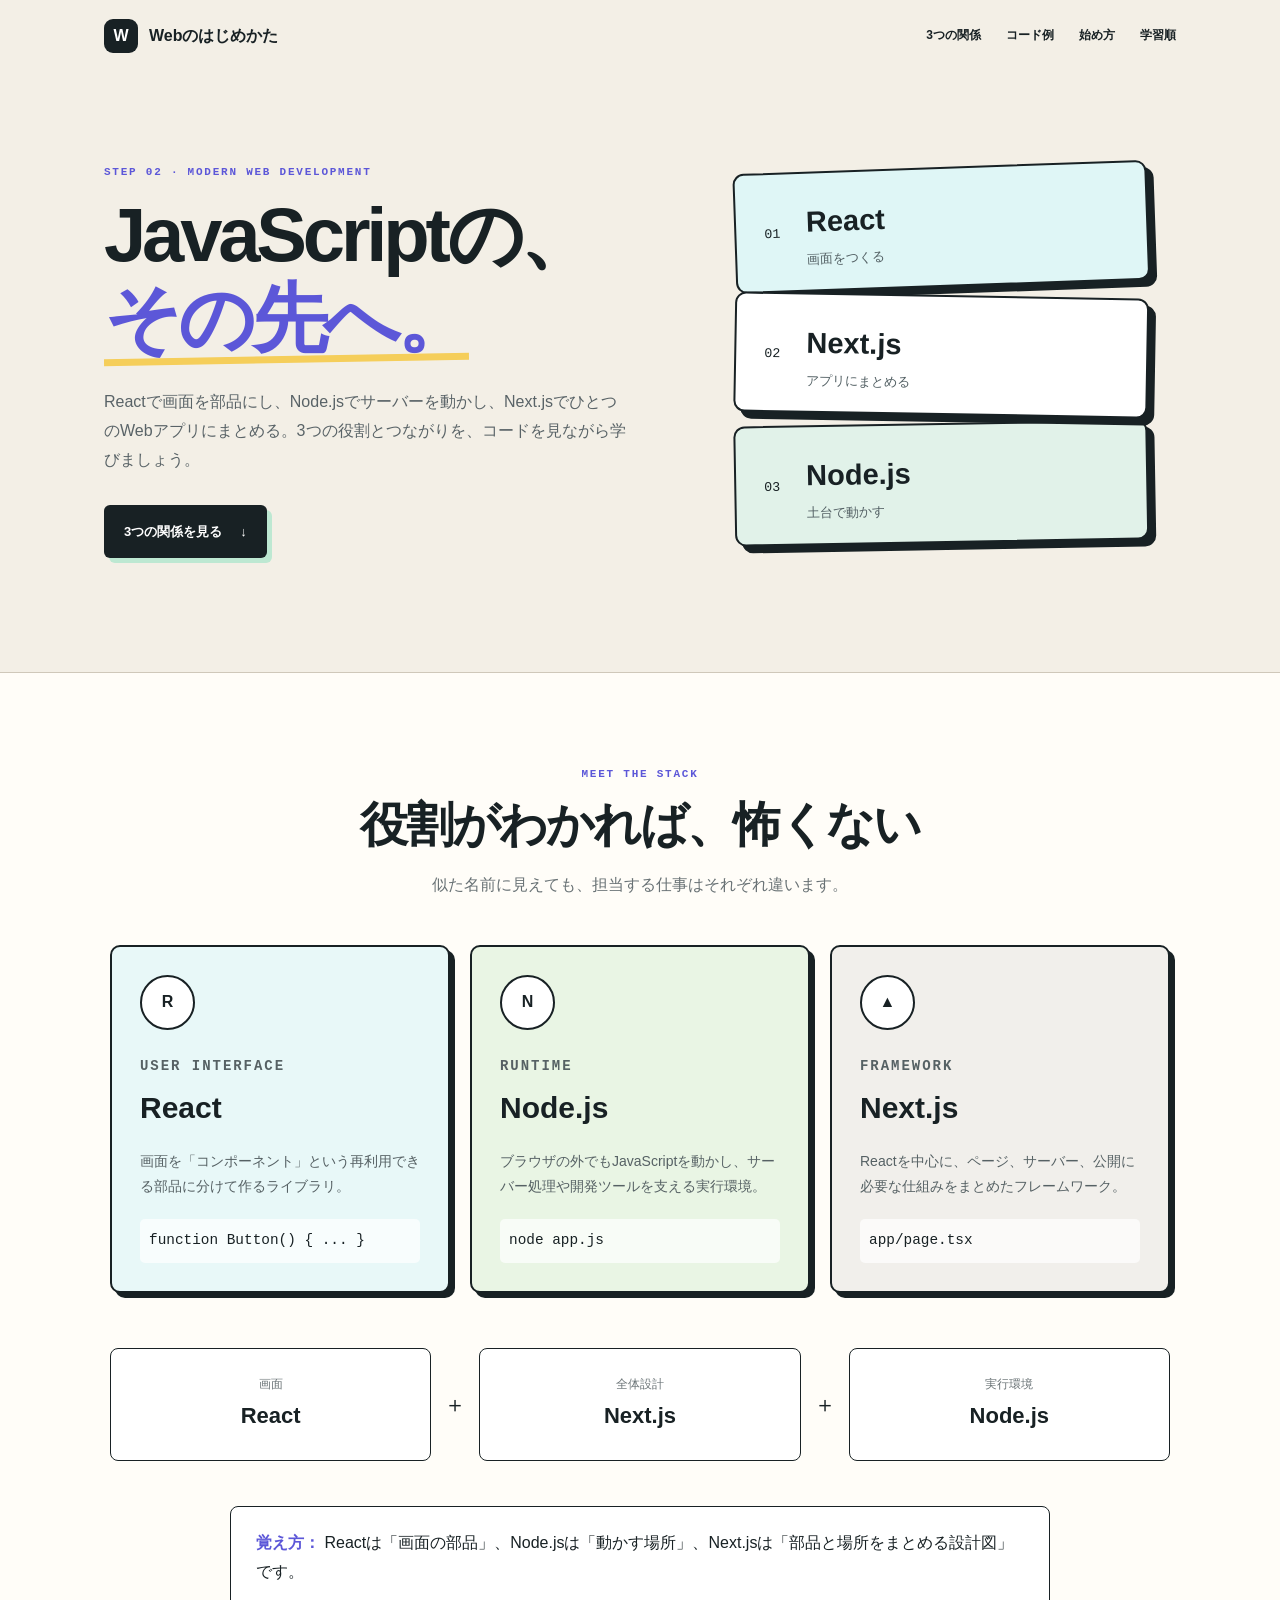
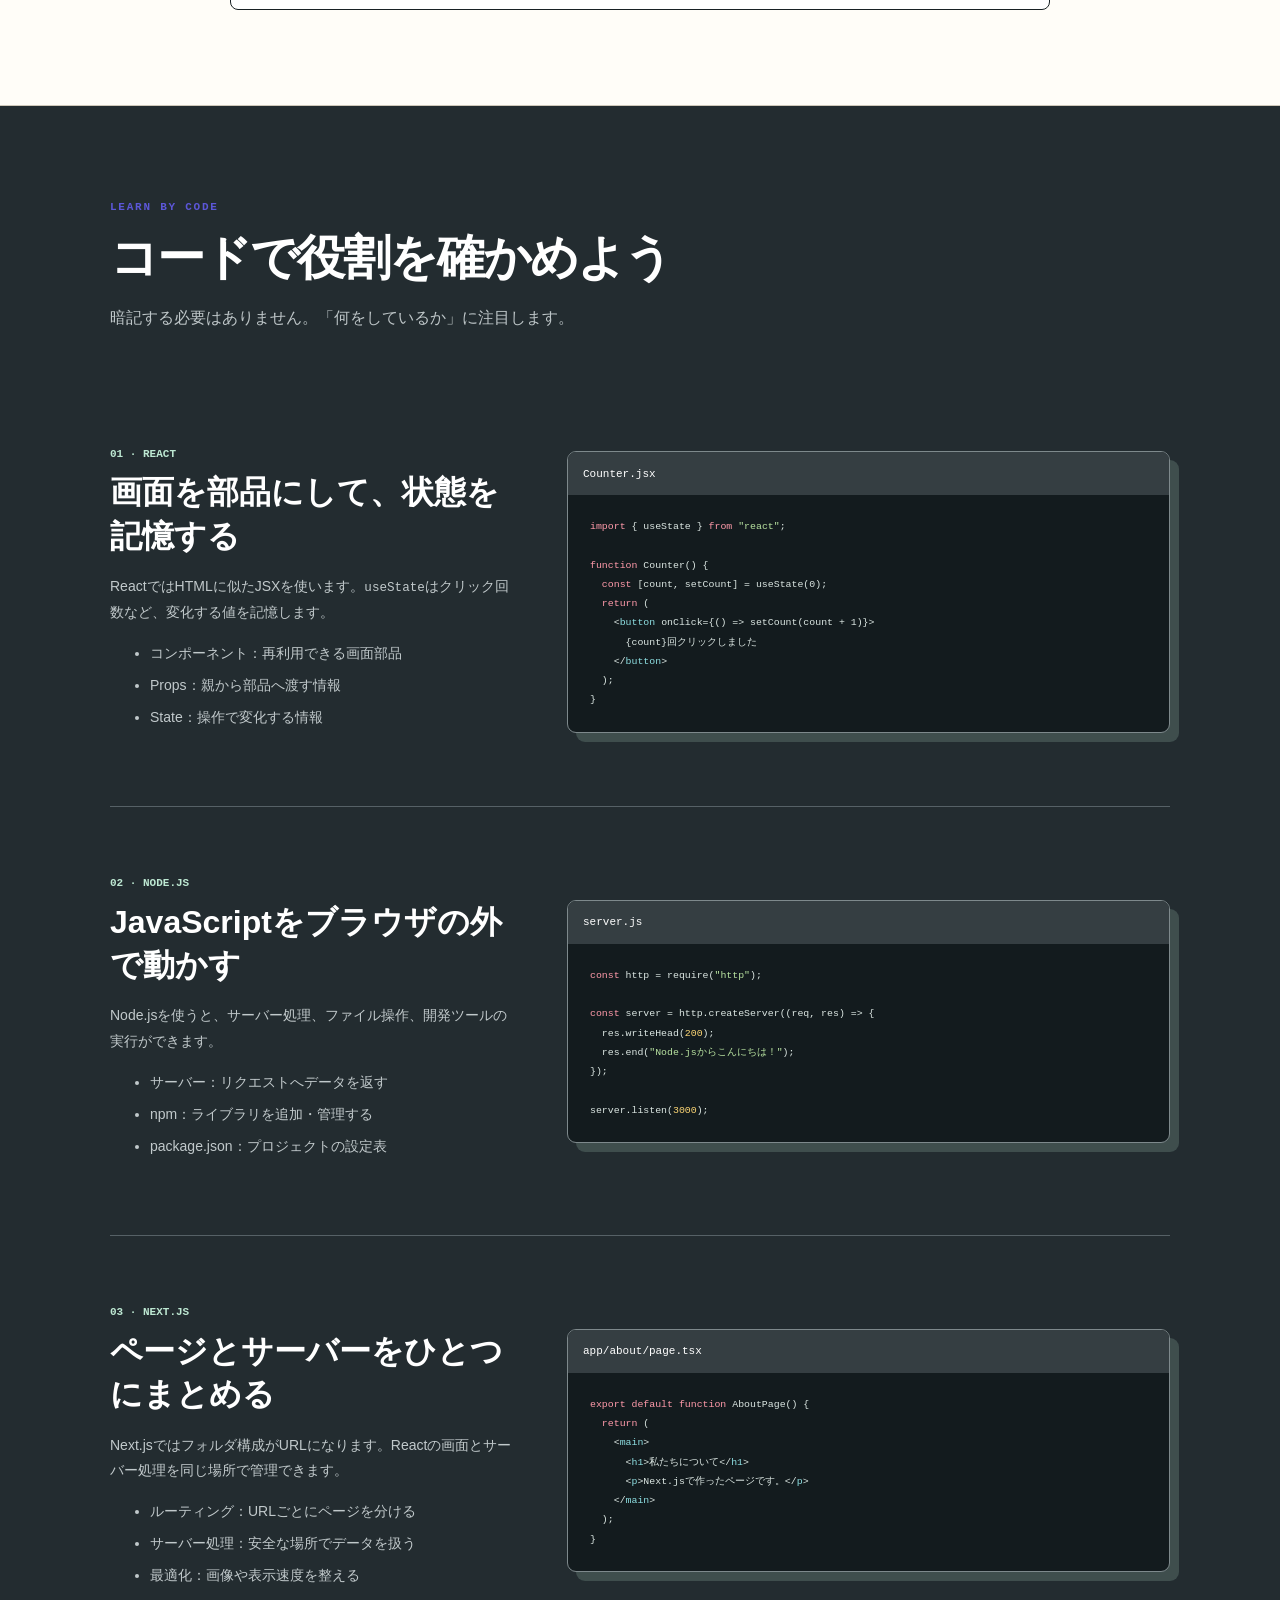
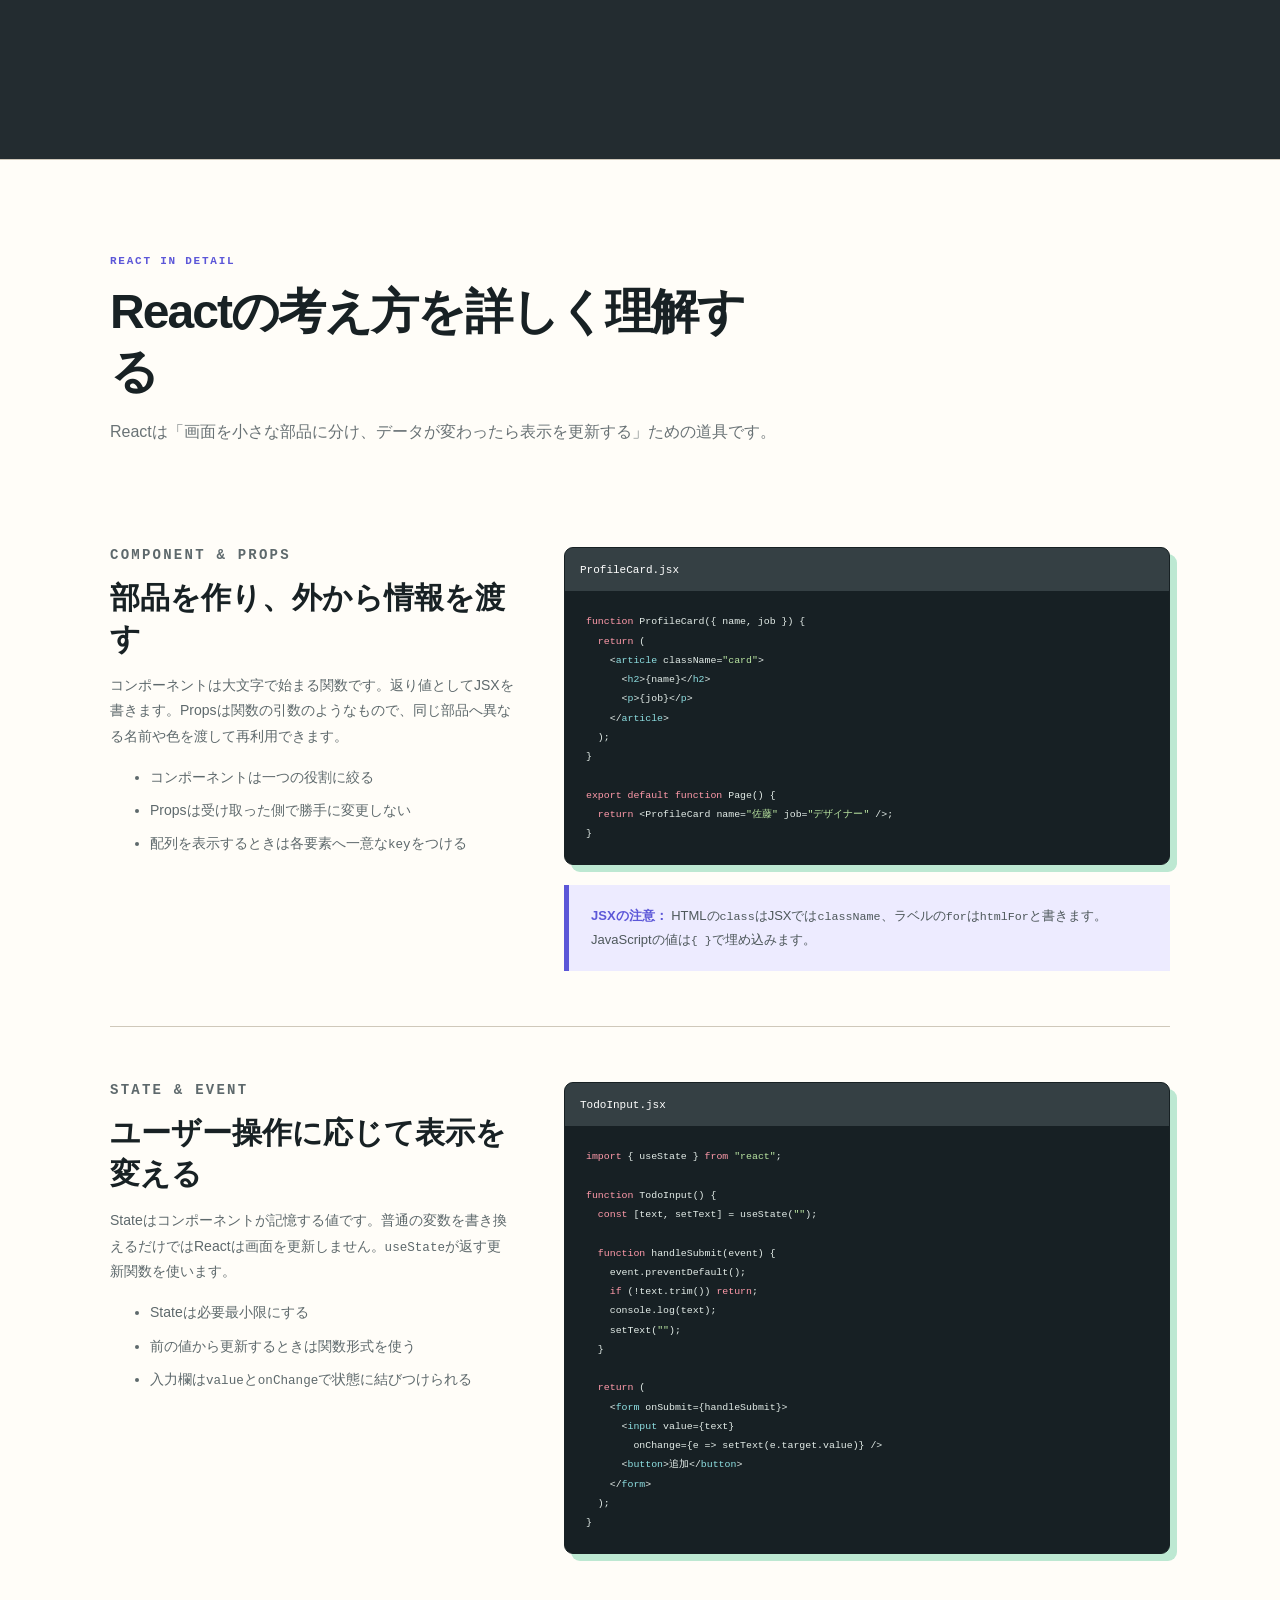
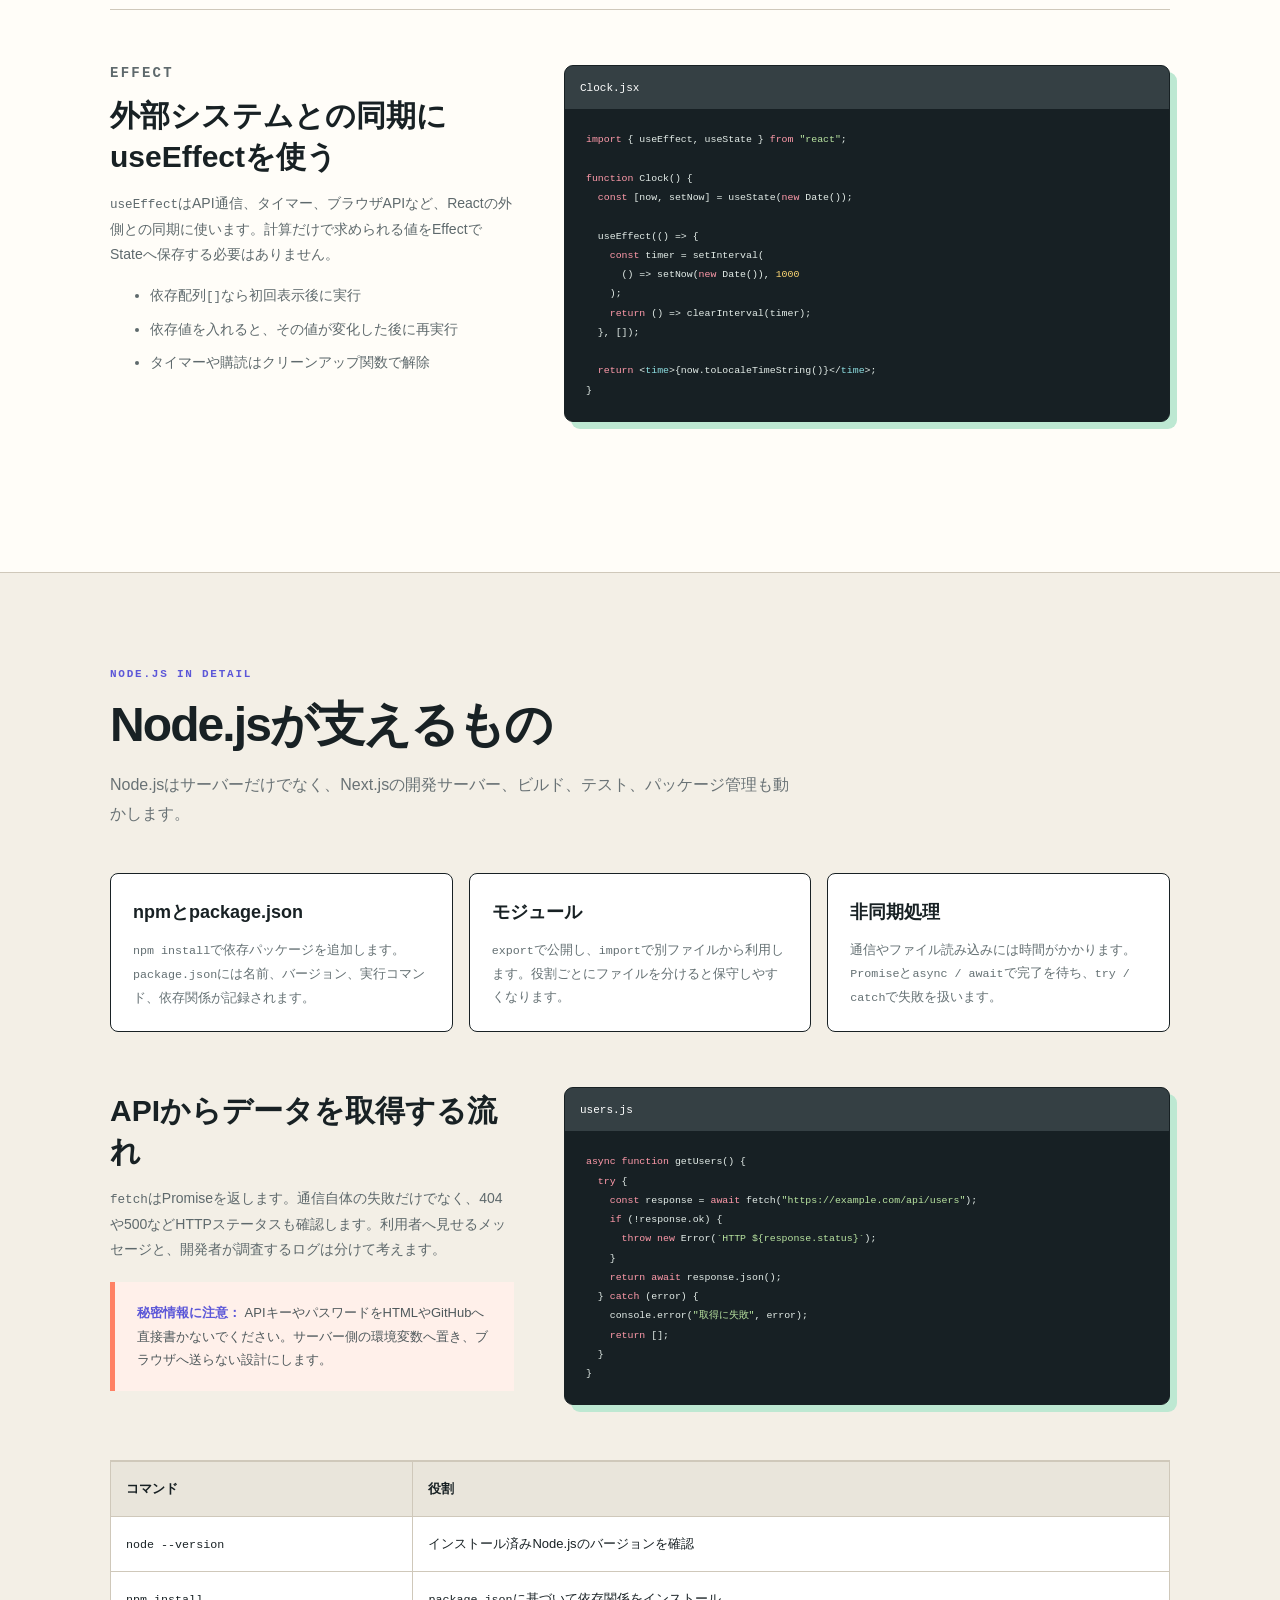
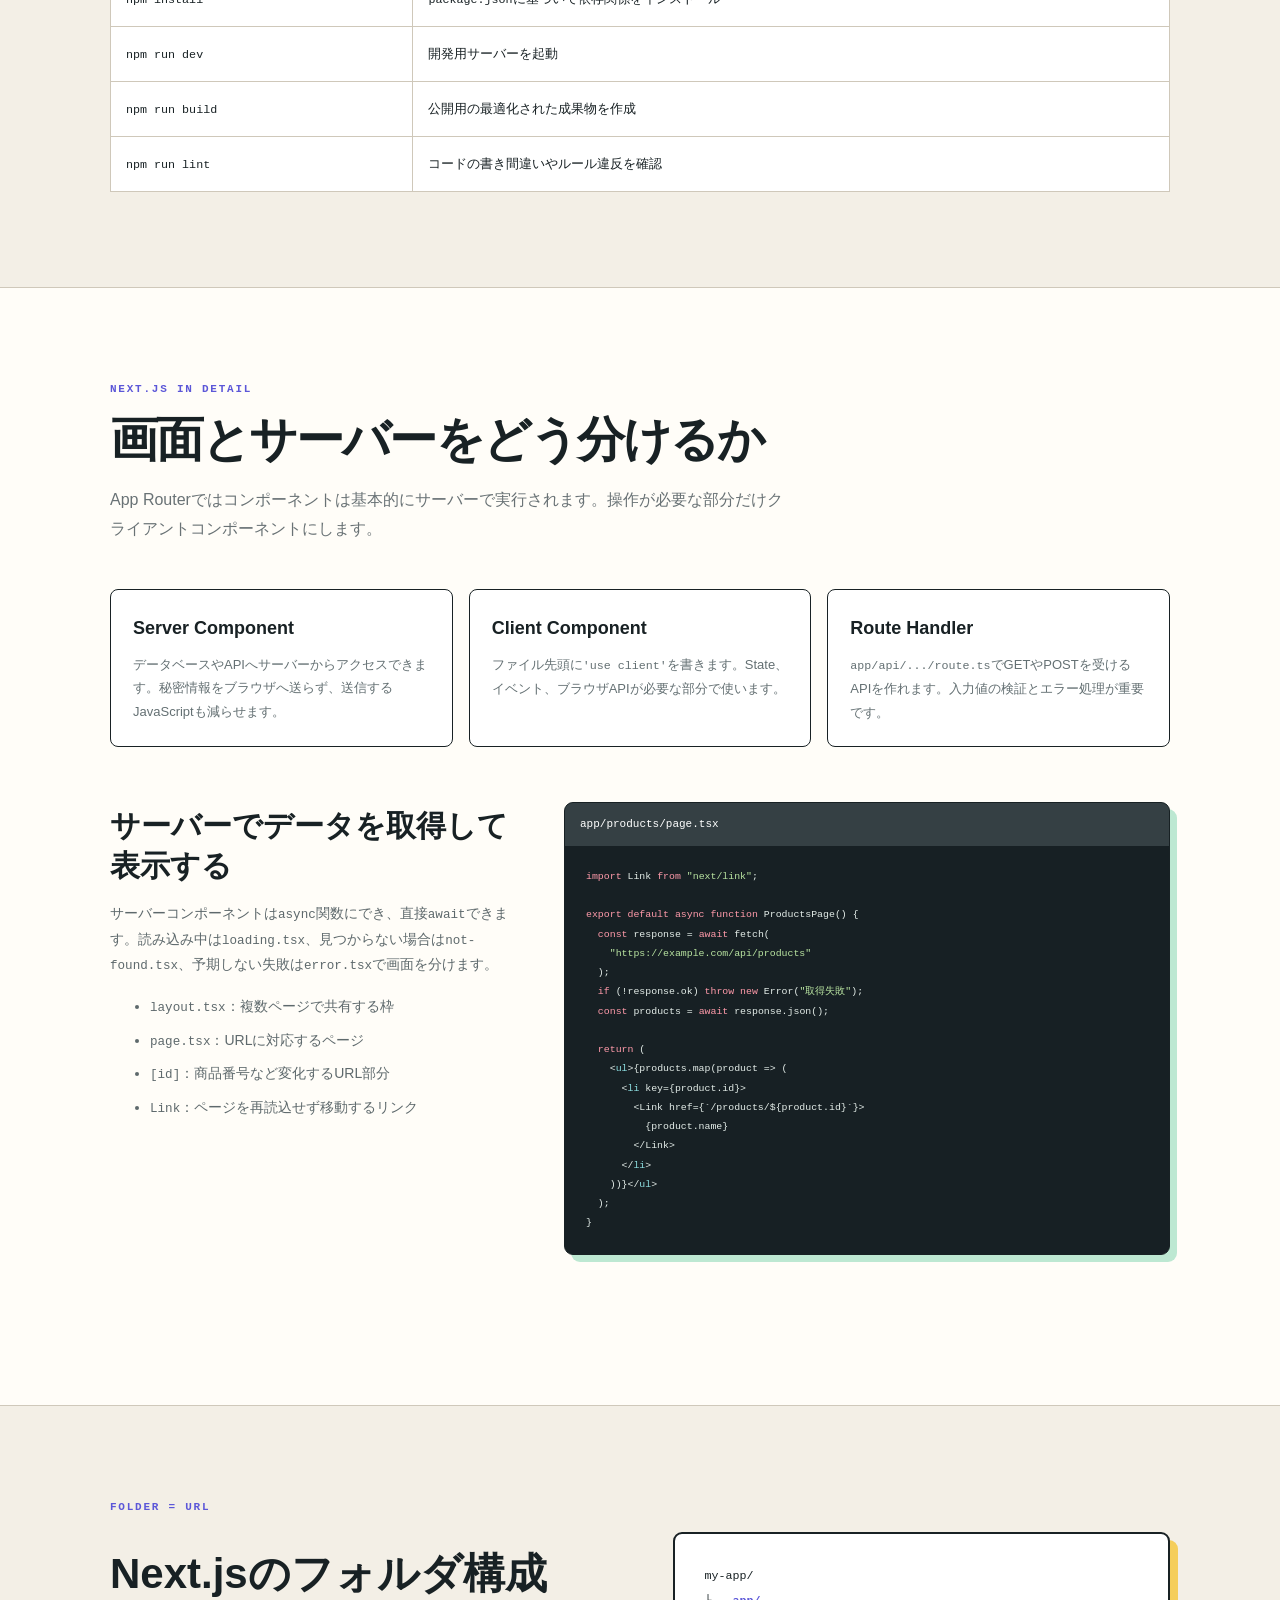
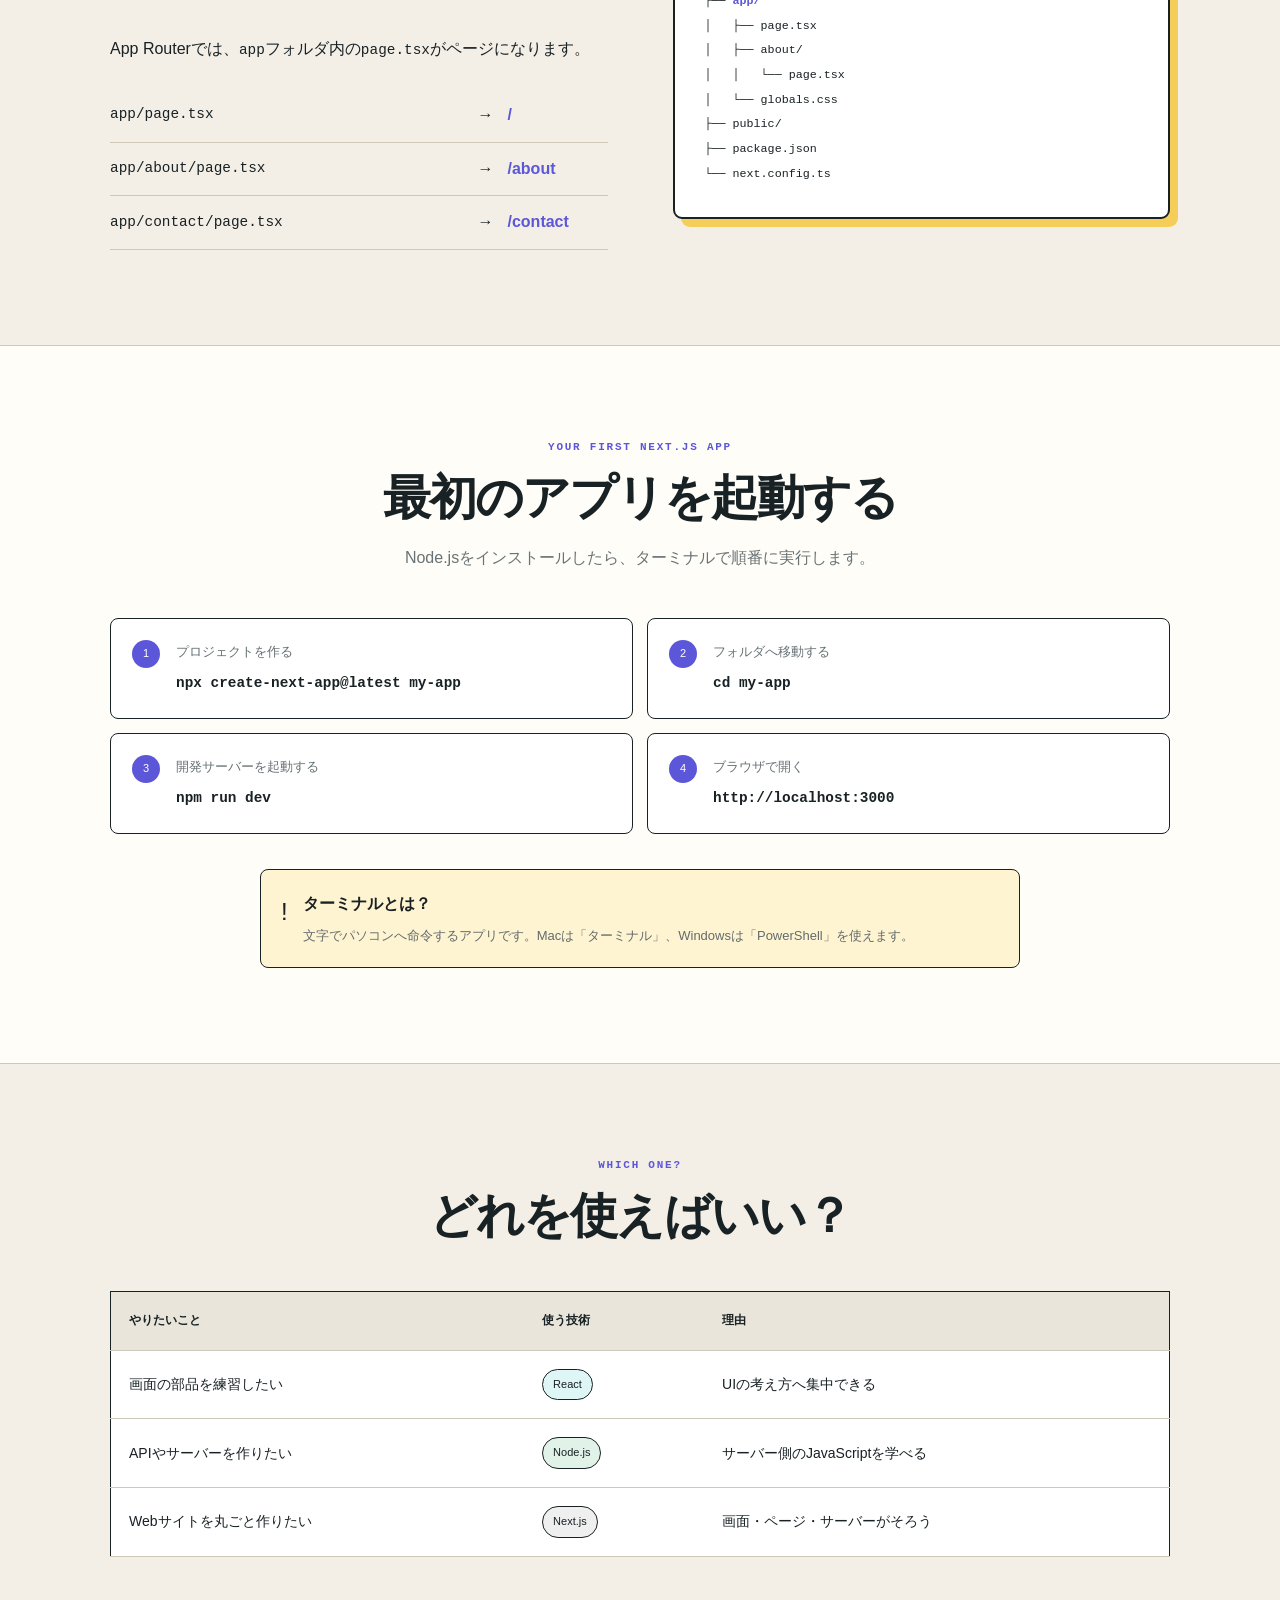
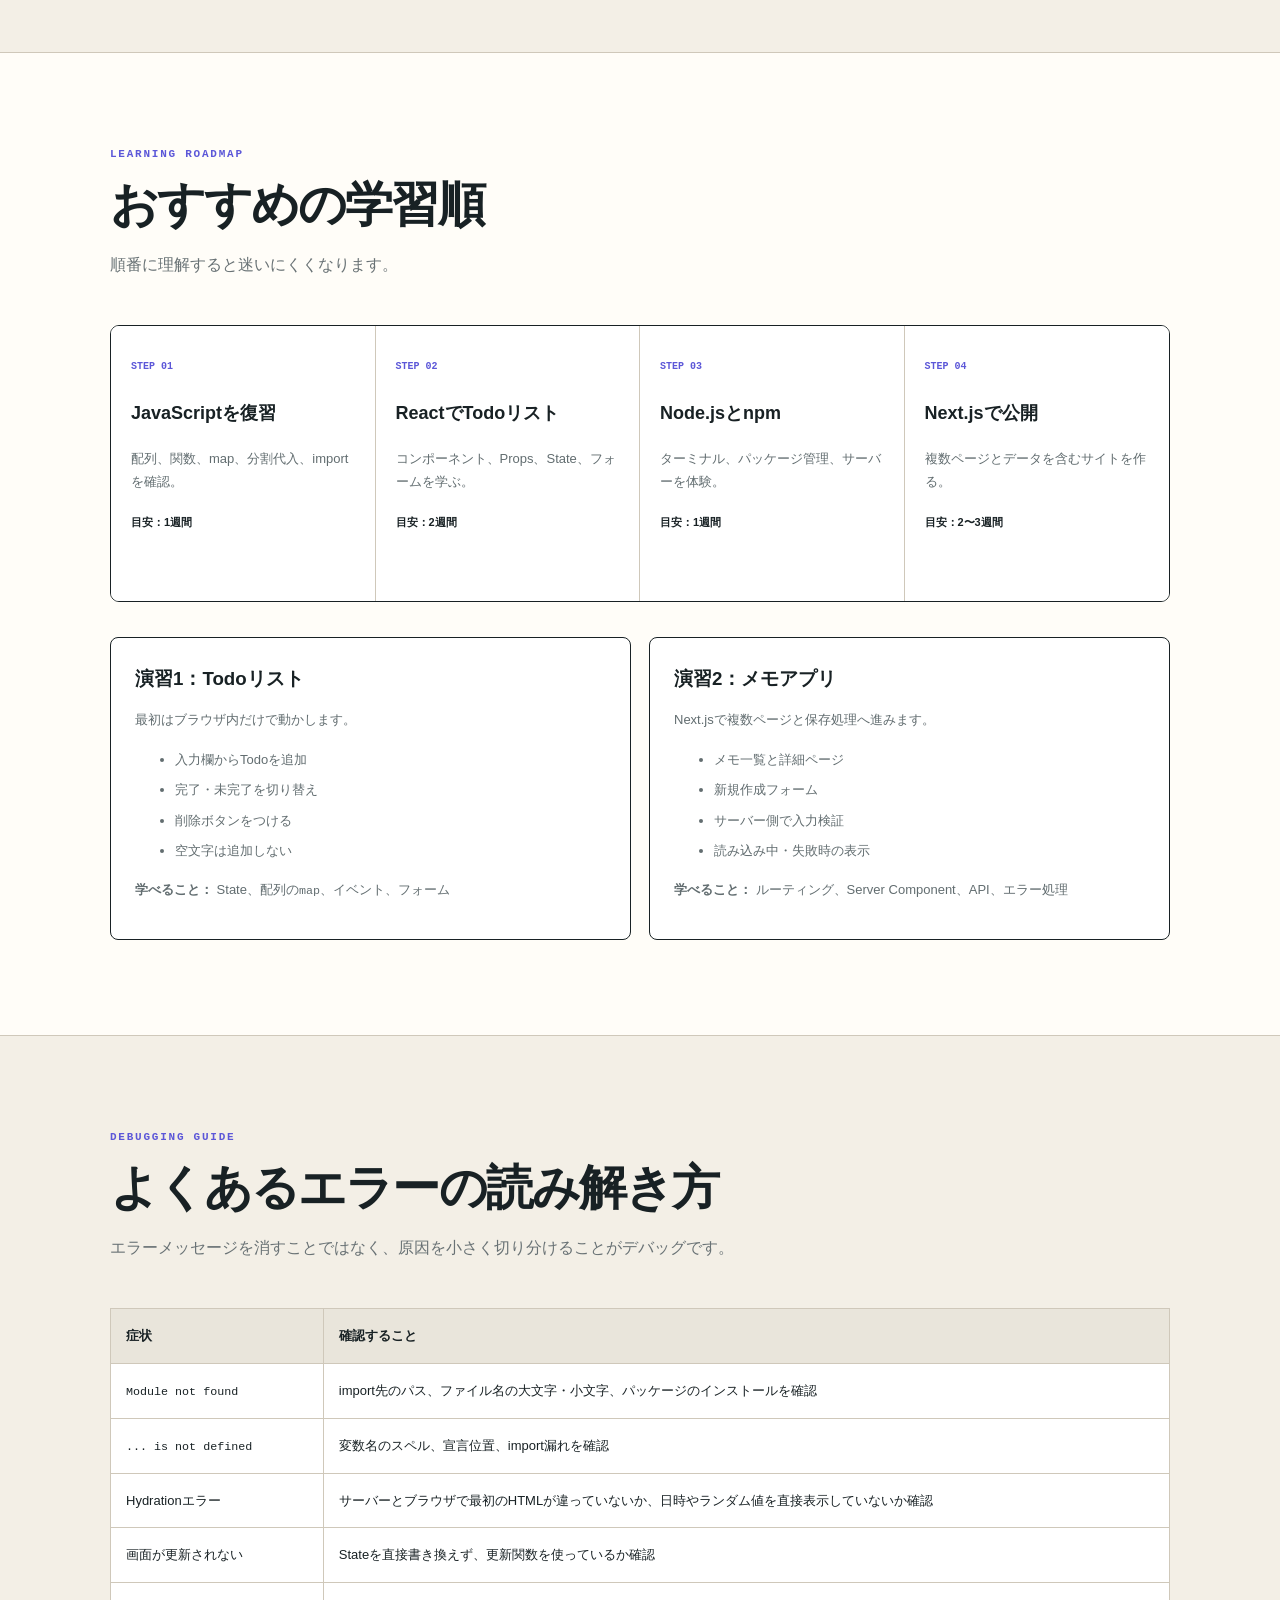
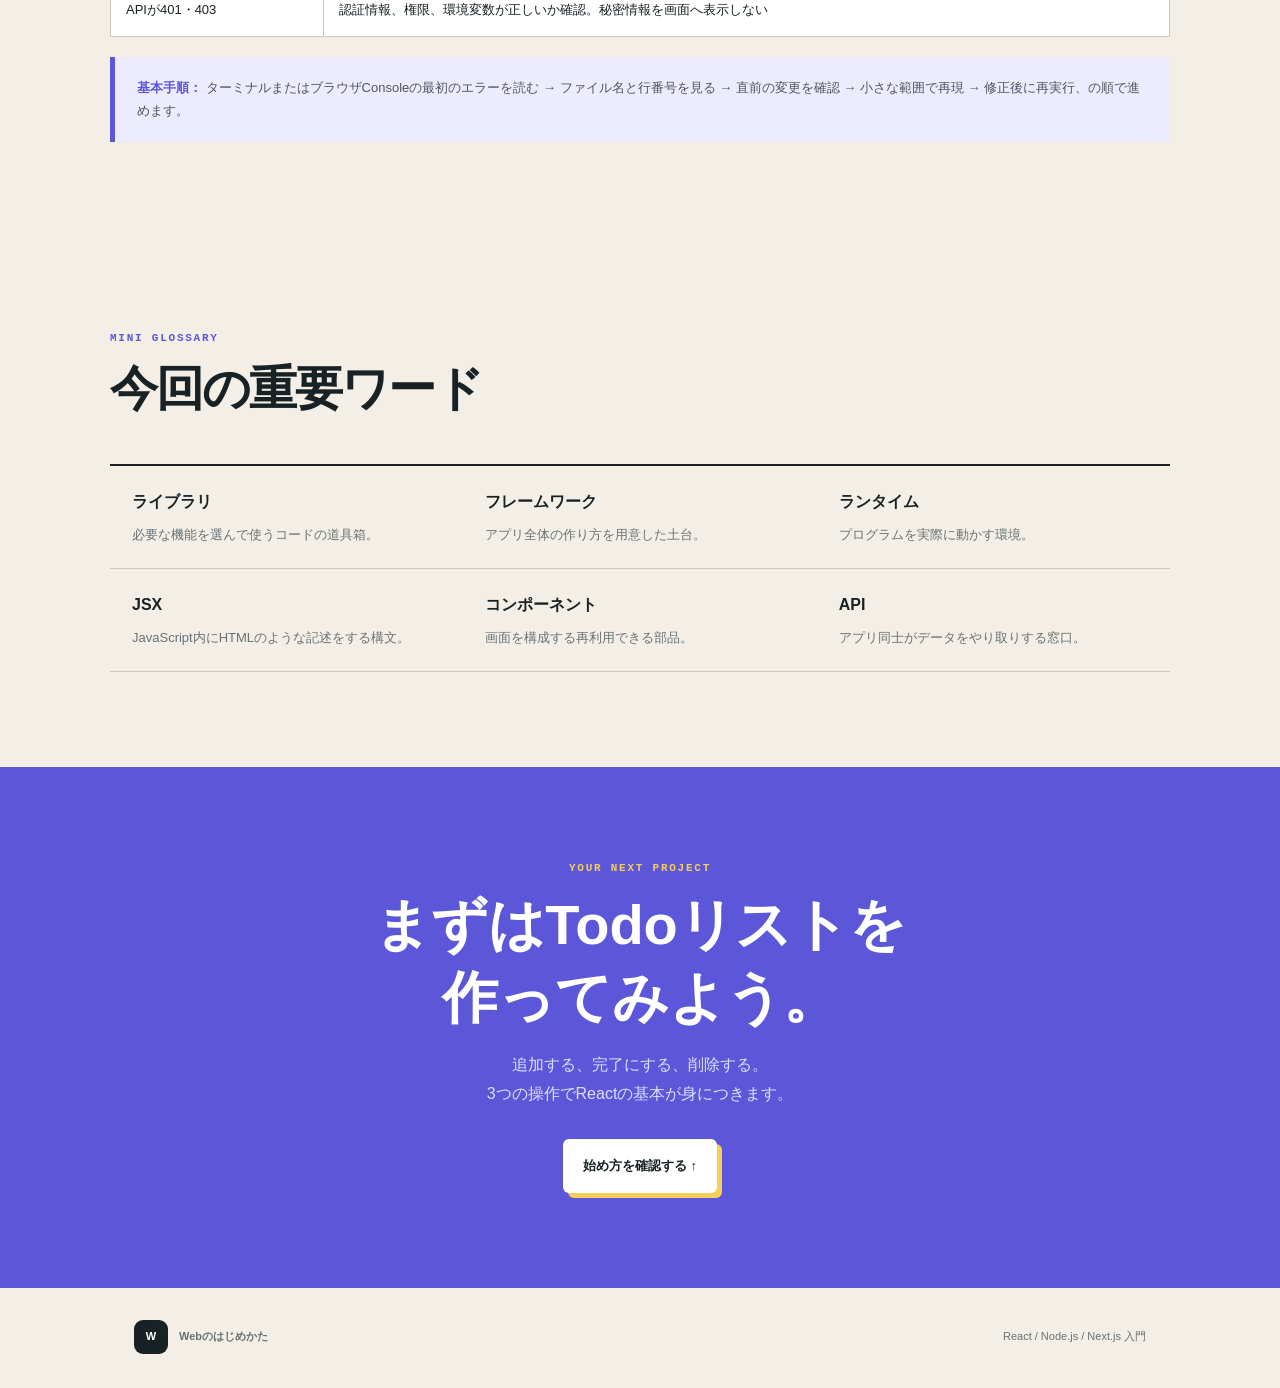
<file: index.html>
<!doctype html>
<html lang="ja">
<head>
  <meta charset="utf-8">
  <meta name="viewport" content="width=device-width, initial-scale=1">
  <title>React・Node.js・Next.js入門</title>
  <meta name="description" content="React、Node.js、Next.jsの違いと関係をやさしく学べる初心者向けHTML教材">
  <style>
    :root{--ink:#182124;--paper:#f3efe6;--white:#fffdf8;--purple:#5c57d8;--mint:#bde8d2;--yellow:#f5ce5a;--coral:#ff8164;--line:#cfc8ba}
    *{box-sizing:border-box}html{scroll-behavior:smooth}body{margin:0;background:var(--paper);color:var(--ink);font-family:-apple-system,BlinkMacSystemFont,"Segoe UI","Hiragino Kaku Gothic ProN","Yu Gothic",sans-serif;line-height:1.8}a{color:inherit;text-decoration:none}code,pre{font-family:ui-monospace,SFMono-Regular,Menlo,Consolas,monospace}code{font-size:.9em}header{max-width:1120px;height:72px;margin:auto;padding:0 24px;display:flex;align-items:center;justify-content:space-between}.brand{display:flex;align-items:center;gap:11px;font-weight:800}.mark{width:34px;height:34px;display:grid;place-items:center;border-radius:9px;background:var(--ink);color:#fff}nav{display:flex;gap:25px;font-size:12px;font-weight:700}nav a:hover{color:var(--purple)}
    .hero{max-width:1120px;min-height:600px;margin:auto;padding:80px 24px 100px;display:grid;grid-template-columns:1fr .9fr;gap:80px;align-items:center}.eyebrow{margin:0 0 15px;color:var(--purple);font:800 11px ui-monospace,monospace;letter-spacing:.16em}.hero h1{margin:0;font-size:clamp(46px,6vw,76px);line-height:1.1;letter-spacing:-.055em}.hero h1 span{color:var(--purple);position:relative}.hero h1 span:after{content:"";position:absolute;z-index:-1;left:0;right:0;bottom:-2px;height:7px;background:var(--yellow);transform:rotate(-1deg)}.lead{margin:28px 0 30px;color:#596367}.button{display:inline-flex;align-items:center;gap:18px;padding:15px 20px;border-radius:6px;background:var(--ink);color:#fff;font-size:13px;font-weight:800;box-shadow:5px 5px 0 var(--mint)}.stack{position:relative;height:390px}.layer{position:absolute;left:50%;width:88%;height:120px;padding:22px 28px;border:2px solid var(--ink);border-radius:11px;box-shadow:7px 7px 0 var(--ink);transform:translateX(-50%);display:grid;grid-template-columns:42px 1fr;grid-template-rows:1fr 1fr;align-items:center}.layer small:first-child{grid-row:1/3;font-family:ui-monospace,monospace}.layer strong{font-size:29px}.layer span{font-size:13px;color:#536064}.react-layer{top:0;background:#dff6f6;transform:translateX(-50%) rotate(-2deg)}.next-layer{top:128px;background:#fff;z-index:2;transform:translateX(-50%) rotate(1deg)}.node-layer{top:256px;background:#e1f2e9;transform:translateX(-50%) rotate(-1deg)}
    section.block{padding:95px 24px}.white{background:var(--white);border-block:1px solid var(--line)}.dark{background:#232c30;color:#fff}.shell{max-width:1060px;margin:auto}.heading{max-width:680px;margin:0 auto 45px;text-align:center}.heading.left{margin-left:0;text-align:left}.heading h2{margin:0 0 10px;font-size:clamp(30px,4vw,48px);line-height:1.25;letter-spacing:-.04em}.heading>p:last-child{color:#697275}.dark .heading>p:last-child{color:#bdc5c7}
    .three{display:grid;grid-template-columns:repeat(3,1fr);gap:20px}.card{min-height:340px;padding:28px;border:2px solid var(--ink);border-radius:10px;box-shadow:5px 5px 0 var(--ink)}.card.react{background:#e8f8f8}.card.node{background:#e9f5e4}.card.next{background:#f1efeb}.round{width:55px;height:55px;display:grid;place-items:center;border:2px solid var(--ink);border-radius:50%;background:#fff;font-weight:900}.tag{margin:28px 0 7px;color:var(--purple);font:800 10px ui-monospace,monospace;letter-spacing:.14em}.card h3{margin:0 0 12px;font-size:30px}.card p{color:#566164;font-size:14px}.card code{display:block;margin-top:20px;padding:9px;background:rgba(255,255,255,.7);border-radius:5px;white-space:nowrap}.memory{max-width:820px;margin:45px auto 0;padding:22px 25px;border:1.5px solid var(--ink);border-radius:8px;background:#fff}.memory strong{color:var(--purple)}
    .formula{margin:55px auto 0;display:grid;grid-template-columns:1fr auto 1fr auto 1fr;gap:13px;align-items:center}.formula div{padding:25px 15px;border:1.5px solid var(--ink);border-radius:8px;background:#fff;text-align:center}.formula strong,.formula span{display:block}.formula strong{font-size:22px}.formula span{color:#6b7477;font-size:12px}.formula>i{font-style:normal;font-size:22px}
    .lesson{display:grid;grid-template-columns:.8fr 1.2fr;gap:55px;align-items:center;padding:60px 0;border-bottom:1px solid #566166}.lesson:last-child{border:0}.lesson h3{margin:5px 0 16px;font-size:32px;line-height:1.35}.lesson p,.lesson li{color:#c1c9cb;font-size:14px}.lesson li{margin:7px 0}.number{font:700 11px ui-monospace,monospace;color:var(--mint)}.codebox{overflow:hidden;border:1.5px solid #7e898c;border-radius:9px;background:#131b1e;box-shadow:9px 9px 0 rgba(189,232,210,.18)}.codehead{height:43px;padding:0 15px;display:flex;align-items:center;background:#353e42;color:#fff;font:11px ui-monospace,monospace}.codebox pre{margin:0;padding:22px;overflow:auto;color:#dce7e3;font-size:11px;line-height:1.75;tab-size:2}.pink{color:#ff9aaa}.blue{color:#8edfe2}.green{color:#b9e4a1}.gold{color:#ffd875}
    .folder-grid{display:grid;grid-template-columns:1fr 1fr;gap:65px;align-items:center}.folder-grid h2{font-size:42px;line-height:1.25}.tree{margin:0;padding:30px;border:2px solid var(--ink);border-radius:9px;background:#fff;box-shadow:8px 8px 0 var(--yellow);font-size:13px;line-height:1.9}.tree b{color:var(--purple)}.map{margin-top:25px}.map div{display:grid;grid-template-columns:1fr auto 100px;gap:14px;padding:12px 0;border-bottom:1px solid var(--line);align-items:center}.map em{font-style:normal;font-weight:800;color:var(--purple)}
    .steps{list-style:none;margin:0;padding:0;display:grid;grid-template-columns:1fr 1fr;gap:14px}.steps li{display:flex;gap:16px;padding:21px;border:1.5px solid var(--ink);border-radius:8px;background:#fff}.steps>li>span{width:28px;height:28px;flex:0 0 auto;display:grid;place-items:center;border-radius:50%;background:var(--purple);color:#fff;font-size:11px}.steps small,.steps code{display:block}.steps small{margin-bottom:7px;color:#667174}.steps code{font-weight:700}.note{display:flex;gap:15px;max-width:760px;margin:35px auto 0;padding:20px;border:1.5px solid var(--ink);border-radius:8px;background:#fff4d1}.note>span{font-size:24px}.note p{margin:5px 0 0;color:#626b6e;font-size:13px}
    table{width:100%;border-collapse:collapse;background:#fff;border:1.5px solid var(--ink)}th,td{padding:18px;border-bottom:1px solid var(--line);text-align:left}th{background:#e9e5db;font-size:12px}td{font-size:14px}.pill{display:inline-block;padding:5px 10px;border:1px solid var(--ink);border-radius:99px;font-size:11px}.pill.r{background:#dff6f6}.pill.n{background:#e1f2e9}.pill.x{background:#efefef}
    .road{display:grid;grid-template-columns:repeat(4,1fr);border:1.5px solid var(--ink);border-radius:9px;overflow:hidden}.road article{min-height:275px;padding:24px 20px;background:#fff;border-right:1px solid var(--line)}.road article:last-child{border:0}.road span{color:var(--purple);font:800 10px ui-monospace,monospace}.road h3{font-size:18px}.road p{color:#626d70;font-size:13px}.road em{font-style:normal;font-size:11px;font-weight:700}.glossary{display:grid;grid-template-columns:repeat(3,1fr);margin:0;border-top:2px solid var(--ink)}.glossary div{padding:22px;border-bottom:1px solid var(--line)}.glossary dt{font-weight:800}.glossary dd{margin:6px 0 0;color:#697275;font-size:13px}.final{padding:95px 24px;text-align:center;background:var(--purple);color:#fff}.final .eyebrow{color:var(--yellow)}.final h2{margin:0;font-size:clamp(34px,5vw,56px);line-height:1.3}.final p{color:#dedfff}.final .button{margin-top:15px;background:#fff;color:var(--ink);box-shadow:5px 5px 0 var(--yellow)}footer{max-width:1060px;margin:auto;padding:32px 24px;display:flex;justify-content:space-between;align-items:center;font-size:11px;color:#687174}
    @media(max-width:820px){nav{display:none}.hero{grid-template-columns:1fr;text-align:center}.stack{max-width:560px;width:100%;margin:auto}.three,.folder-grid{grid-template-columns:1fr}.three{max-width:560px;margin:auto}.lesson{grid-template-columns:1fr}.formula{grid-template-columns:1fr}.formula>i{transform:rotate(90deg)}.road{grid-template-columns:1fr 1fr}.road article:nth-child(2){border-right:0}.glossary{grid-template-columns:1fr 1fr}}
    @media(max-width:520px){header{height:62px}.hero{padding:55px 18px 80px}.hero h1{font-size:43px}section.block{padding:75px 18px}.steps,.road,.glossary{grid-template-columns:1fr}.road article{border-right:0;border-bottom:1px solid var(--line)}.map div{grid-template-columns:1fr auto 80px}.lesson h3{font-size:28px}footer{flex-direction:column;gap:12px;text-align:center}}
    .deep{display:grid;grid-template-columns:.8fr 1.2fr;gap:50px;align-items:start;padding:55px 0;border-bottom:1px solid var(--line)}.deep:last-child{border-bottom:0}.deep h3{margin:4px 0 14px;font-size:30px;line-height:1.35}.deep p,.deep li{color:#5e696c;font-size:14px}.deep li{margin:8px 0}.snippet{overflow:hidden;border:1.5px solid var(--ink);border-radius:9px;background:#172024;box-shadow:7px 7px 0 var(--mint)}.snippet .codehead{background:#354044}.snippet pre{margin:0;padding:21px;overflow:auto;color:#e4ede9;font-size:11px;line-height:1.75}.callout{margin-top:20px;padding:19px 22px;border-left:5px solid var(--purple);background:#edebff;color:#4e585b;font-size:13px}.callout strong{color:var(--purple)}.concept-grid{display:grid;grid-template-columns:repeat(3,1fr);gap:16px}.concept{padding:22px;border:1.5px solid var(--ink);border-radius:8px;background:#fff}.concept h3{margin:0 0 9px;font-size:18px}.concept p{margin:0;color:#647073;font-size:13px}.command-table{width:100%;border-collapse:collapse;background:#fff}.command-table th,.command-table td{padding:15px;border:1px solid var(--line);text-align:left;font-size:13px}.command-table th{background:#e9e5db}.project{display:grid;grid-template-columns:1fr 1fr;gap:18px}.project article{padding:24px;border:1.5px solid var(--ink);border-radius:8px;background:#fff}.project h3{margin:0 0 10px}.project p,.project li{color:#626d70;font-size:13px}.project li{margin:7px 0}.danger{background:#fff0ea;border-left-color:var(--coral)}
    @media(max-width:820px){.deep{grid-template-columns:1fr}.concept-grid,.project{grid-template-columns:1fr}}
  </style>
</head>
<body>
  <header><a class="brand" href="#top"><span class="mark">W</span><span>Webのはじめかた</span></a><nav><a href="#relation">3つの関係</a><a href="#code">コード例</a><a href="#start">始め方</a><a href="#roadmap">学習順</a></nav></header>
  <main>
    <section class="hero" id="top"><div><p class="eyebrow">STEP 02 · MODERN WEB DEVELOPMENT</p><h1>JavaScriptの、<br><span>その先へ。</span></h1><p class="lead">Reactで画面を部品にし、Node.jsでサーバーを動かし、Next.jsでひとつのWebアプリにまとめる。3つの役割とつながりを、コードを見ながら学びましょう。</p><a class="button" href="#relation">3つの関係を見る <span>↓</span></a></div><div class="stack" aria-label="3つの技術の関係"><div class="layer react-layer"><small>01</small><strong>React</strong><span>画面をつくる</span></div><div class="layer next-layer"><small>02</small><strong>Next.js</strong><span>アプリにまとめる</span></div><div class="layer node-layer"><small>03</small><strong>Node.js</strong><span>土台で動かす</span></div></div></section>
    <section class="block white" id="relation"><div class="shell"><div class="heading"><p class="eyebrow">MEET THE STACK</p><h2>役割がわかれば、怖くない</h2><p>似た名前に見えても、担当する仕事はそれぞれ違います。</p></div><div class="three"><article class="card react"><span class="round">R</span><p class="tag">USER INTERFACE</p><h3>React</h3><p>画面を「コンポーネント」という再利用できる部品に分けて作るライブラリ。</p><code>function Button() { ... }</code></article><article class="card node"><span class="round">N</span><p class="tag">RUNTIME</p><h3>Node.js</h3><p>ブラウザの外でもJavaScriptを動かし、サーバー処理や開発ツールを支える実行環境。</p><code>node app.js</code></article><article class="card next"><span class="round">▲</span><p class="tag">FRAMEWORK</p><h3>Next.js</h3><p>Reactを中心に、ページ、サーバー、公開に必要な仕組みをまとめたフレームワーク。</p><code>app/page.tsx</code></article></div><div class="formula"><div><span>画面</span><strong>React</strong></div><i>＋</i><div><span>全体設計</span><strong>Next.js</strong></div><i>＋</i><div><span>実行環境</span><strong>Node.js</strong></div></div><p class="memory"><strong>覚え方：</strong> Reactは「画面の部品」、Node.jsは「動かす場所」、Next.jsは「部品と場所をまとめる設計図」です。</p></div></section>
    <section class="block dark" id="code"><div class="shell"><div class="heading left"><p class="eyebrow">LEARN BY CODE</p><h2>コードで役割を確かめよう</h2><p>暗記する必要はありません。「何をしているか」に注目します。</p></div><article class="lesson"><div><span class="number">01 · REACT</span><h3>画面を部品にして、状態を記憶する</h3><p>ReactではHTMLに似たJSXを使います。<code>useState</code>はクリック回数など、変化する値を記憶します。</p><ul><li>コンポーネント：再利用できる画面部品</li><li>Props：親から部品へ渡す情報</li><li>State：操作で変化する情報</li></ul></div><div class="codebox"><div class="codehead">Counter.jsx</div><pre><code><span class="pink">import</span> { useState } <span class="pink">from</span> <span class="green">"react"</span>;

<span class="pink">function</span> Counter() {
  <span class="pink">const</span> [count, setCount] = useState(0);
  <span class="pink">return</span> (
    &lt;<span class="blue">button</span> onClick={() =&gt; setCount(count + 1)}&gt;
      {count}回クリックしました
    &lt;/<span class="blue">button</span>&gt;
  );
}</code></pre></div></article><article class="lesson"><div><span class="number">02 · NODE.JS</span><h3>JavaScriptをブラウザの外で動かす</h3><p>Node.jsを使うと、サーバー処理、ファイル操作、開発ツールの実行ができます。</p><ul><li>サーバー：リクエストへデータを返す</li><li>npm：ライブラリを追加・管理する</li><li>package.json：プロジェクトの設定表</li></ul></div><div class="codebox"><div class="codehead">server.js</div><pre><code><span class="pink">const</span> http = require(<span class="green">"http"</span>);

<span class="pink">const</span> server = http.createServer((req, res) =&gt; {
  res.writeHead(<span class="gold">200</span>);
  res.end(<span class="green">"Node.jsからこんにちは！"</span>);
});

server.listen(<span class="gold">3000</span>);</code></pre></div></article><article class="lesson"><div><span class="number">03 · NEXT.JS</span><h3>ページとサーバーをひとつにまとめる</h3><p>Next.jsではフォルダ構成がURLになります。Reactの画面とサーバー処理を同じ場所で管理できます。</p><ul><li>ルーティング：URLごとにページを分ける</li><li>サーバー処理：安全な場所でデータを扱う</li><li>最適化：画像や表示速度を整える</li></ul></div><div class="codebox"><div class="codehead">app/about/page.tsx</div><pre><code><span class="pink">export default function</span> AboutPage() {
  <span class="pink">return</span> (
    &lt;<span class="blue">main</span>&gt;
      &lt;<span class="blue">h1</span>&gt;私たちについて&lt;/<span class="blue">h1</span>&gt;
      &lt;<span class="blue">p</span>&gt;Next.jsで作ったページです。&lt;/<span class="blue">p</span>&gt;
    &lt;/<span class="blue">main</span>&gt;
  );
}</code></pre></div></article></div></section>
    <section class="block white"><div class="shell"><div class="heading left"><p class="eyebrow">REACT IN DETAIL</p><h2>Reactの考え方を詳しく理解する</h2><p>Reactは「画面を小さな部品に分け、データが変わったら表示を更新する」ための道具です。</p></div>
      <article class="deep"><div><p class="eyebrow">COMPONENT &amp; PROPS</p><h3>部品を作り、外から情報を渡す</h3><p>コンポーネントは大文字で始まる関数です。返り値としてJSXを書きます。Propsは関数の引数のようなもので、同じ部品へ異なる名前や色を渡して再利用できます。</p><ul><li>コンポーネントは一つの役割に絞る</li><li>Propsは受け取った側で勝手に変更しない</li><li>配列を表示するときは各要素へ一意な<code>key</code>をつける</li></ul></div><div><div class="snippet"><div class="codehead">ProfileCard.jsx</div><pre><code><span class="pink">function</span> ProfileCard({ name, job }) {
  <span class="pink">return</span> (
    &lt;<span class="blue">article</span> className=<span class="green">"card"</span>&gt;
      &lt;<span class="blue">h2</span>&gt;{name}&lt;/<span class="blue">h2</span>&gt;
      &lt;<span class="blue">p</span>&gt;{job}&lt;/<span class="blue">p</span>&gt;
    &lt;/<span class="blue">article</span>&gt;
  );
}

<span class="pink">export default function</span> Page() {
  <span class="pink">return</span> &lt;ProfileCard name=<span class="green">"佐藤"</span> job=<span class="green">"デザイナー"</span> /&gt;;
}</code></pre></div><div class="callout"><strong>JSXの注意：</strong> HTMLの<code>class</code>はJSXでは<code>className</code>、ラベルの<code>for</code>は<code>htmlFor</code>と書きます。JavaScriptの値は<code>{ }</code>で埋め込みます。</div></div></article>
      <article class="deep"><div><p class="eyebrow">STATE &amp; EVENT</p><h3>ユーザー操作に応じて表示を変える</h3><p>Stateはコンポーネントが記憶する値です。普通の変数を書き換えるだけではReactは画面を更新しません。<code>useState</code>が返す更新関数を使います。</p><ul><li>Stateは必要最小限にする</li><li>前の値から更新するときは関数形式を使う</li><li>入力欄は<code>value</code>と<code>onChange</code>で状態に結びつけられる</li></ul></div><div><div class="snippet"><div class="codehead">TodoInput.jsx</div><pre><code><span class="pink">import</span> { useState } <span class="pink">from</span> <span class="green">"react"</span>;

<span class="pink">function</span> TodoInput() {
  <span class="pink">const</span> [text, setText] = useState(<span class="green">""</span>);

  <span class="pink">function</span> handleSubmit(event) {
    event.preventDefault();
    <span class="pink">if</span> (!text.trim()) <span class="pink">return</span>;
    console.log(text);
    setText(<span class="green">""</span>);
  }

  <span class="pink">return</span> (
    &lt;<span class="blue">form</span> onSubmit={handleSubmit}&gt;
      &lt;<span class="blue">input</span> value={text}
        onChange={e =&gt; setText(e.target.value)} /&gt;
      &lt;<span class="blue">button</span>&gt;追加&lt;/<span class="blue">button</span>&gt;
    &lt;/<span class="blue">form</span>&gt;
  );
}</code></pre></div></div></article>
      <article class="deep"><div><p class="eyebrow">EFFECT</p><h3>外部システムとの同期にuseEffectを使う</h3><p><code>useEffect</code>はAPI通信、タイマー、ブラウザAPIなど、Reactの外側との同期に使います。計算だけで求められる値をEffectでStateへ保存する必要はありません。</p><ul><li>依存配列<code>[]</code>なら初回表示後に実行</li><li>依存値を入れると、その値が変化した後に再実行</li><li>タイマーや購読はクリーンアップ関数で解除</li></ul></div><div><div class="snippet"><div class="codehead">Clock.jsx</div><pre><code><span class="pink">import</span> { useEffect, useState } <span class="pink">from</span> <span class="green">"react"</span>;

<span class="pink">function</span> Clock() {
  <span class="pink">const</span> [now, setNow] = useState(<span class="pink">new</span> Date());

  useEffect(() =&gt; {
    <span class="pink">const</span> timer = setInterval(
      () =&gt; setNow(<span class="pink">new</span> Date()), <span class="gold">1000</span>
    );
    <span class="pink">return</span> () =&gt; clearInterval(timer);
  }, []);

  <span class="pink">return</span> &lt;<span class="blue">time</span>&gt;{now.toLocaleTimeString()}&lt;/<span class="blue">time</span>&gt;;
}</code></pre></div></div></article>
    </div></section>
    <section class="block"><div class="shell"><div class="heading left"><p class="eyebrow">NODE.JS IN DETAIL</p><h2>Node.jsが支えるもの</h2><p>Node.jsはサーバーだけでなく、Next.jsの開発サーバー、ビルド、テスト、パッケージ管理も動かします。</p></div><div class="concept-grid"><article class="concept"><h3>npmとpackage.json</h3><p><code>npm install</code>で依存パッケージを追加します。<code>package.json</code>には名前、バージョン、実行コマンド、依存関係が記録されます。</p></article><article class="concept"><h3>モジュール</h3><p><code>export</code>で公開し、<code>import</code>で別ファイルから利用します。役割ごとにファイルを分けると保守しやすくなります。</p></article><article class="concept"><h3>非同期処理</h3><p>通信やファイル読み込みには時間がかかります。<code>Promise</code>と<code>async / await</code>で完了を待ち、<code>try / catch</code>で失敗を扱います。</p></article></div><article class="deep"><div><h3>APIからデータを取得する流れ</h3><p><code>fetch</code>はPromiseを返します。通信自体の失敗だけでなく、404や500などHTTPステータスも確認します。利用者へ見せるメッセージと、開発者が調査するログは分けて考えます。</p><div class="callout danger"><strong>秘密情報に注意：</strong> APIキーやパスワードをHTMLやGitHubへ直接書かないでください。サーバー側の環境変数へ置き、ブラウザへ送らない設計にします。</div></div><div class="snippet"><div class="codehead">users.js</div><pre><code><span class="pink">async function</span> getUsers() {
  <span class="pink">try</span> {
    <span class="pink">const</span> response = <span class="pink">await</span> fetch(<span class="green">"https://example.com/api/users"</span>);
    <span class="pink">if</span> (!response.ok) {
      <span class="pink">throw new</span> Error(<span class="green">`HTTP ${response.status}`</span>);
    }
    <span class="pink">return await</span> response.json();
  } <span class="pink">catch</span> (error) {
    console.error(<span class="green">"取得に失敗"</span>, error);
    <span class="pink">return</span> [];
  }
}</code></pre></div></article><table class="command-table"><tr><th>コマンド</th><th>役割</th></tr><tr><td><code>node --version</code></td><td>インストール済みNode.jsのバージョンを確認</td></tr><tr><td><code>npm install</code></td><td><code>package.json</code>に基づいて依存関係をインストール</td></tr><tr><td><code>npm run dev</code></td><td>開発用サーバーを起動</td></tr><tr><td><code>npm run build</code></td><td>公開用の最適化された成果物を作成</td></tr><tr><td><code>npm run lint</code></td><td>コードの書き間違いやルール違反を確認</td></tr></table></div></section>
    <section class="block white"><div class="shell"><div class="heading left"><p class="eyebrow">NEXT.JS IN DETAIL</p><h2>画面とサーバーをどう分けるか</h2><p>App Routerではコンポーネントは基本的にサーバーで実行されます。操作が必要な部分だけクライアントコンポーネントにします。</p></div><div class="concept-grid"><article class="concept"><h3>Server Component</h3><p>データベースやAPIへサーバーからアクセスできます。秘密情報をブラウザへ送らず、送信するJavaScriptも減らせます。</p></article><article class="concept"><h3>Client Component</h3><p>ファイル先頭に<code>'use client'</code>を書きます。State、イベント、ブラウザAPIが必要な部分で使います。</p></article><article class="concept"><h3>Route Handler</h3><p><code>app/api/.../route.ts</code>でGETやPOSTを受けるAPIを作れます。入力値の検証とエラー処理が重要です。</p></article></div><article class="deep"><div><h3>サーバーでデータを取得して表示する</h3><p>サーバーコンポーネントは<code>async</code>関数にでき、直接<code>await</code>できます。読み込み中は<code>loading.tsx</code>、見つからない場合は<code>not-found.tsx</code>、予期しない失敗は<code>error.tsx</code>で画面を分けます。</p><ul><li><code>layout.tsx</code>：複数ページで共有する枠</li><li><code>page.tsx</code>：URLに対応するページ</li><li><code>[id]</code>：商品番号など変化するURL部分</li><li><code>Link</code>：ページを再読込せず移動するリンク</li></ul></div><div class="snippet"><div class="codehead">app/products/page.tsx</div><pre><code><span class="pink">import</span> Link <span class="pink">from</span> <span class="green">"next/link"</span>;

<span class="pink">export default async function</span> ProductsPage() {
  <span class="pink">const</span> response = <span class="pink">await</span> fetch(
    <span class="green">"https://example.com/api/products"</span>
  );
  <span class="pink">if</span> (!response.ok) <span class="pink">throw new</span> Error(<span class="green">"取得失敗"</span>);
  <span class="pink">const</span> products = <span class="pink">await</span> response.json();

  <span class="pink">return</span> (
    &lt;<span class="blue">ul</span>&gt;{products.map(product =&gt; (
      &lt;<span class="blue">li</span> key={product.id}&gt;
        &lt;Link href={`/products/${product.id}`}&gt;
          {product.name}
        &lt;/Link&gt;
      &lt;/<span class="blue">li</span>&gt;
    ))}&lt;/<span class="blue">ul</span>&gt;
  );
}</code></pre></div></article></div></section>
    <section class="block"><div class="shell folder-grid"><div><p class="eyebrow">FOLDER = URL</p><h2>Next.jsのフォルダ構成</h2><p>App Routerでは、<code>app</code>フォルダ内の<code>page.tsx</code>がページになります。</p><div class="map"><div><code>app/page.tsx</code><b>→</b><em>/</em></div><div><code>app/about/page.tsx</code><b>→</b><em>/about</em></div><div><code>app/contact/page.tsx</code><b>→</b><em>/contact</em></div></div></div><pre class="tree"><code>my-app/
├── <b>app/</b>
│   ├── page.tsx
│   ├── about/
│   │   └── page.tsx
│   └── globals.css
├── public/
├── package.json
└── next.config.ts</code></pre></div></section>
    <section class="block white" id="start"><div class="shell"><div class="heading"><p class="eyebrow">YOUR FIRST NEXT.JS APP</p><h2>最初のアプリを起動する</h2><p>Node.jsをインストールしたら、ターミナルで順番に実行します。</p></div><ol class="steps"><li><span>1</span><div><small>プロジェクトを作る</small><code>npx create-next-app@latest my-app</code></div></li><li><span>2</span><div><small>フォルダへ移動する</small><code>cd my-app</code></div></li><li><span>3</span><div><small>開発サーバーを起動する</small><code>npm run dev</code></div></li><li><span>4</span><div><small>ブラウザで開く</small><code>http://localhost:3000</code></div></li></ol><div class="note"><span>!</span><div><strong>ターミナルとは？</strong><p>文字でパソコンへ命令するアプリです。Macは「ターミナル」、Windowsは「PowerShell」を使えます。</p></div></div></div></section>
    <section class="block"><div class="shell"><div class="heading"><p class="eyebrow">WHICH ONE?</p><h2>どれを使えばいい？</h2></div><table><thead><tr><th>やりたいこと</th><th>使う技術</th><th>理由</th></tr></thead><tbody><tr><td>画面の部品を練習したい</td><td><span class="pill r">React</span></td><td>UIの考え方へ集中できる</td></tr><tr><td>APIやサーバーを作りたい</td><td><span class="pill n">Node.js</span></td><td>サーバー側のJavaScriptを学べる</td></tr><tr><td>Webサイトを丸ごと作りたい</td><td><span class="pill x">Next.js</span></td><td>画面・ページ・サーバーがそろう</td></tr></tbody></table></div></section>
    <section class="block white" id="roadmap"><div class="shell"><div class="heading left"><p class="eyebrow">LEARNING ROADMAP</p><h2>おすすめの学習順</h2><p>順番に理解すると迷いにくくなります。</p></div><div class="road"><article><span>STEP 01</span><h3>JavaScriptを復習</h3><p>配列、関数、map、分割代入、importを確認。</p><em>目安：1週間</em></article><article><span>STEP 02</span><h3>ReactでTodoリスト</h3><p>コンポーネント、Props、State、フォームを学ぶ。</p><em>目安：2週間</em></article><article><span>STEP 03</span><h3>Node.jsとnpm</h3><p>ターミナル、パッケージ管理、サーバーを体験。</p><em>目安：1週間</em></article><article><span>STEP 04</span><h3>Next.jsで公開</h3><p>複数ページとデータを含むサイトを作る。</p><em>目安：2〜3週間</em></article></div><div class="project" style="margin-top:35px"><article><h3>演習1：Todoリスト</h3><p>最初はブラウザ内だけで動かします。</p><ul><li>入力欄からTodoを追加</li><li>完了・未完了を切り替え</li><li>削除ボタンをつける</li><li>空文字は追加しない</li></ul><p><strong>学べること：</strong> State、配列の<code>map</code>、イベント、フォーム</p></article><article><h3>演習2：メモアプリ</h3><p>Next.jsで複数ページと保存処理へ進みます。</p><ul><li>メモ一覧と詳細ページ</li><li>新規作成フォーム</li><li>サーバー側で入力検証</li><li>読み込み中・失敗時の表示</li></ul><p><strong>学べること：</strong> ルーティング、Server Component、API、エラー処理</p></article></div></div></section>
    <section class="block"><div class="shell"><div class="heading left"><p class="eyebrow">DEBUGGING GUIDE</p><h2>よくあるエラーの読み解き方</h2><p>エラーメッセージを消すことではなく、原因を小さく切り分けることがデバッグです。</p></div><table class="command-table"><tr><th>症状</th><th>確認すること</th></tr><tr><td><code>Module not found</code></td><td>import先のパス、ファイル名の大文字・小文字、パッケージのインストールを確認</td></tr><tr><td><code>... is not defined</code></td><td>変数名のスペル、宣言位置、import漏れを確認</td></tr><tr><td>Hydrationエラー</td><td>サーバーとブラウザで最初のHTMLが違っていないか、日時やランダム値を直接表示していないか確認</td></tr><tr><td>画面が更新されない</td><td>Stateを直接書き換えず、更新関数を使っているか確認</td></tr><tr><td>APIが401・403</td><td>認証情報、権限、環境変数が正しいか確認。秘密情報を画面へ表示しない</td></tr></table><div class="callout"><strong>基本手順：</strong> ターミナルまたはブラウザConsoleの最初のエラーを読む → ファイル名と行番号を見る → 直前の変更を確認 → 小さな範囲で再現 → 修正後に再実行、の順で進めます。</div></div></section>
    <section class="block"><div class="shell"><div class="heading left"><p class="eyebrow">MINI GLOSSARY</p><h2>今回の重要ワード</h2></div><dl class="glossary"><div><dt>ライブラリ</dt><dd>必要な機能を選んで使うコードの道具箱。</dd></div><div><dt>フレームワーク</dt><dd>アプリ全体の作り方を用意した土台。</dd></div><div><dt>ランタイム</dt><dd>プログラムを実際に動かす環境。</dd></div><div><dt>JSX</dt><dd>JavaScript内にHTMLのような記述をする構文。</dd></div><div><dt>コンポーネント</dt><dd>画面を構成する再利用できる部品。</dd></div><div><dt>API</dt><dd>アプリ同士がデータをやり取りする窓口。</dd></div></dl></div></section>
    <section class="final"><p class="eyebrow">YOUR NEXT PROJECT</p><h2>まずはTodoリストを<br>作ってみよう。</h2><p>追加する、完了にする、削除する。<br>3つの操作でReactの基本が身につきます。</p><a class="button" href="#start">始め方を確認する ↑</a></section>
  </main>
  <footer><a class="brand" href="#top"><span class="mark">W</span><span>Webのはじめかた</span></a><span>React / Node.js / Next.js 入門</span></footer>
</body>
</html>
</file>
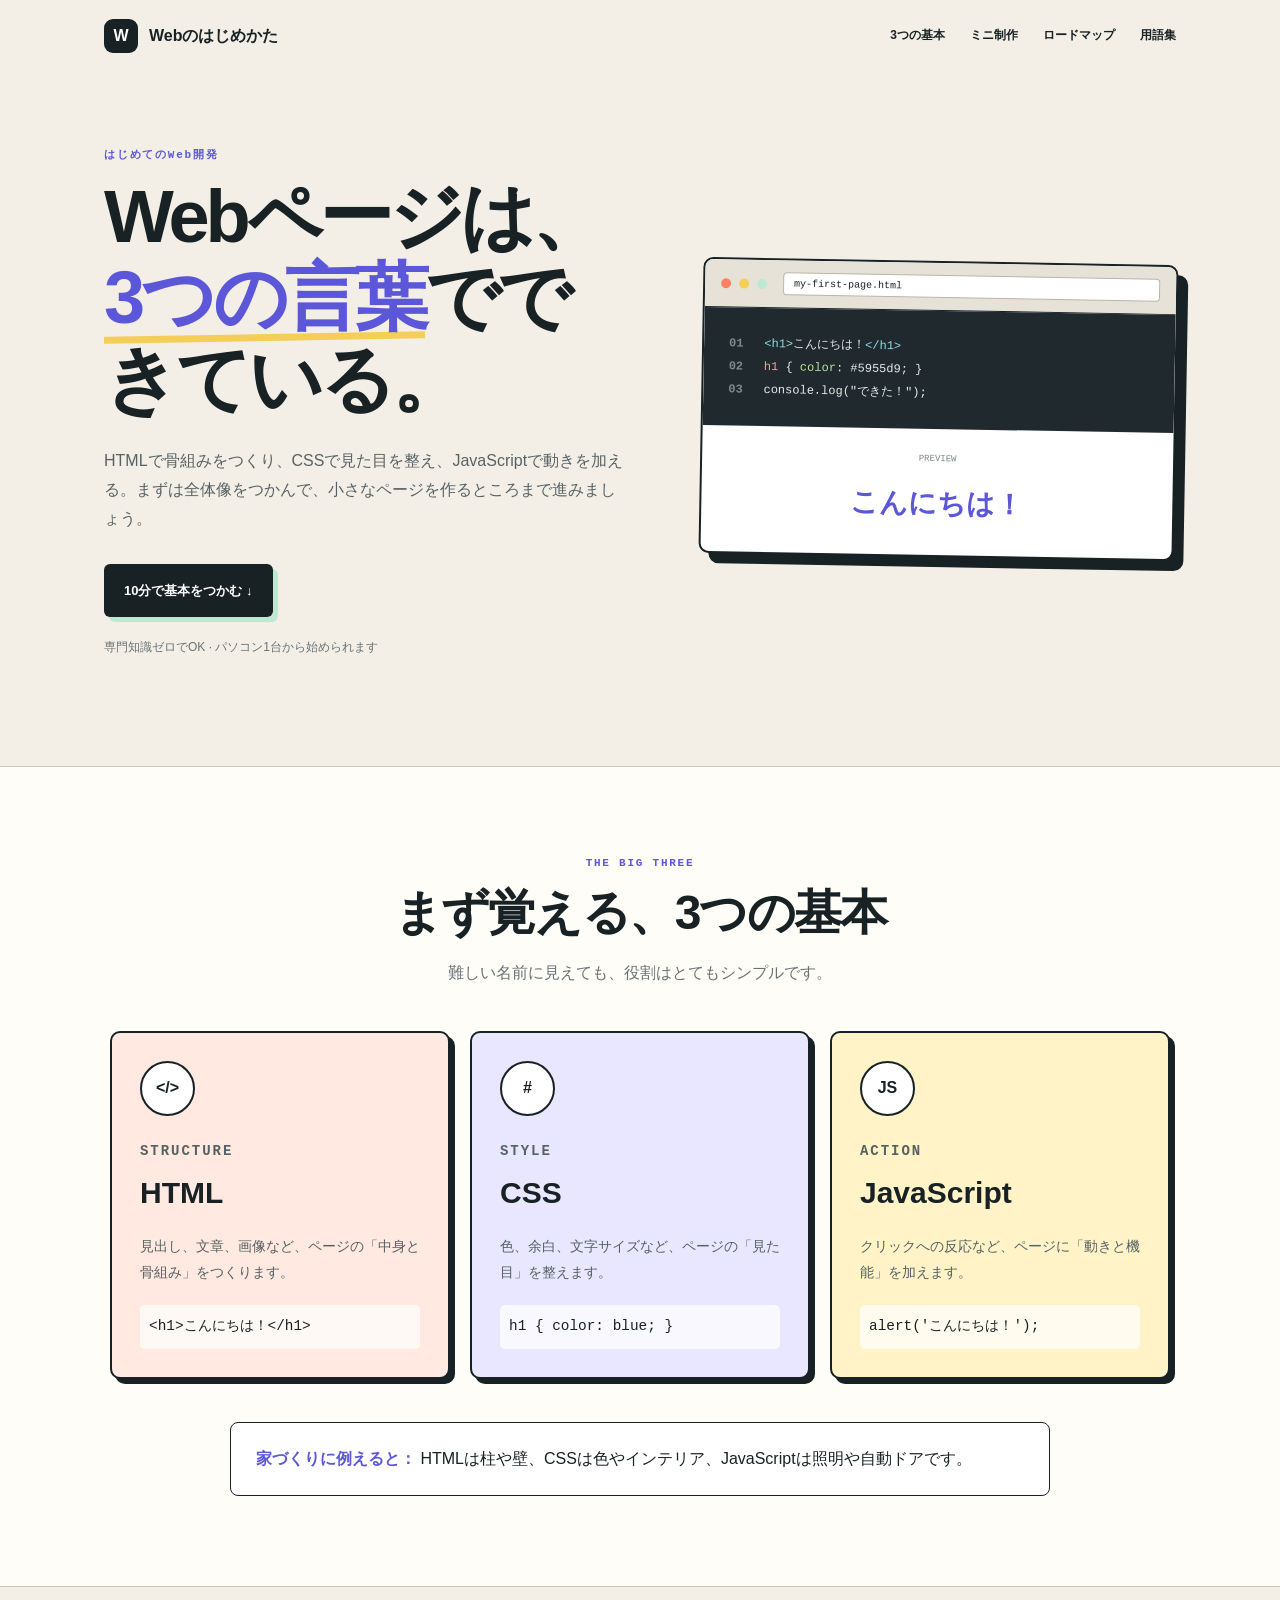
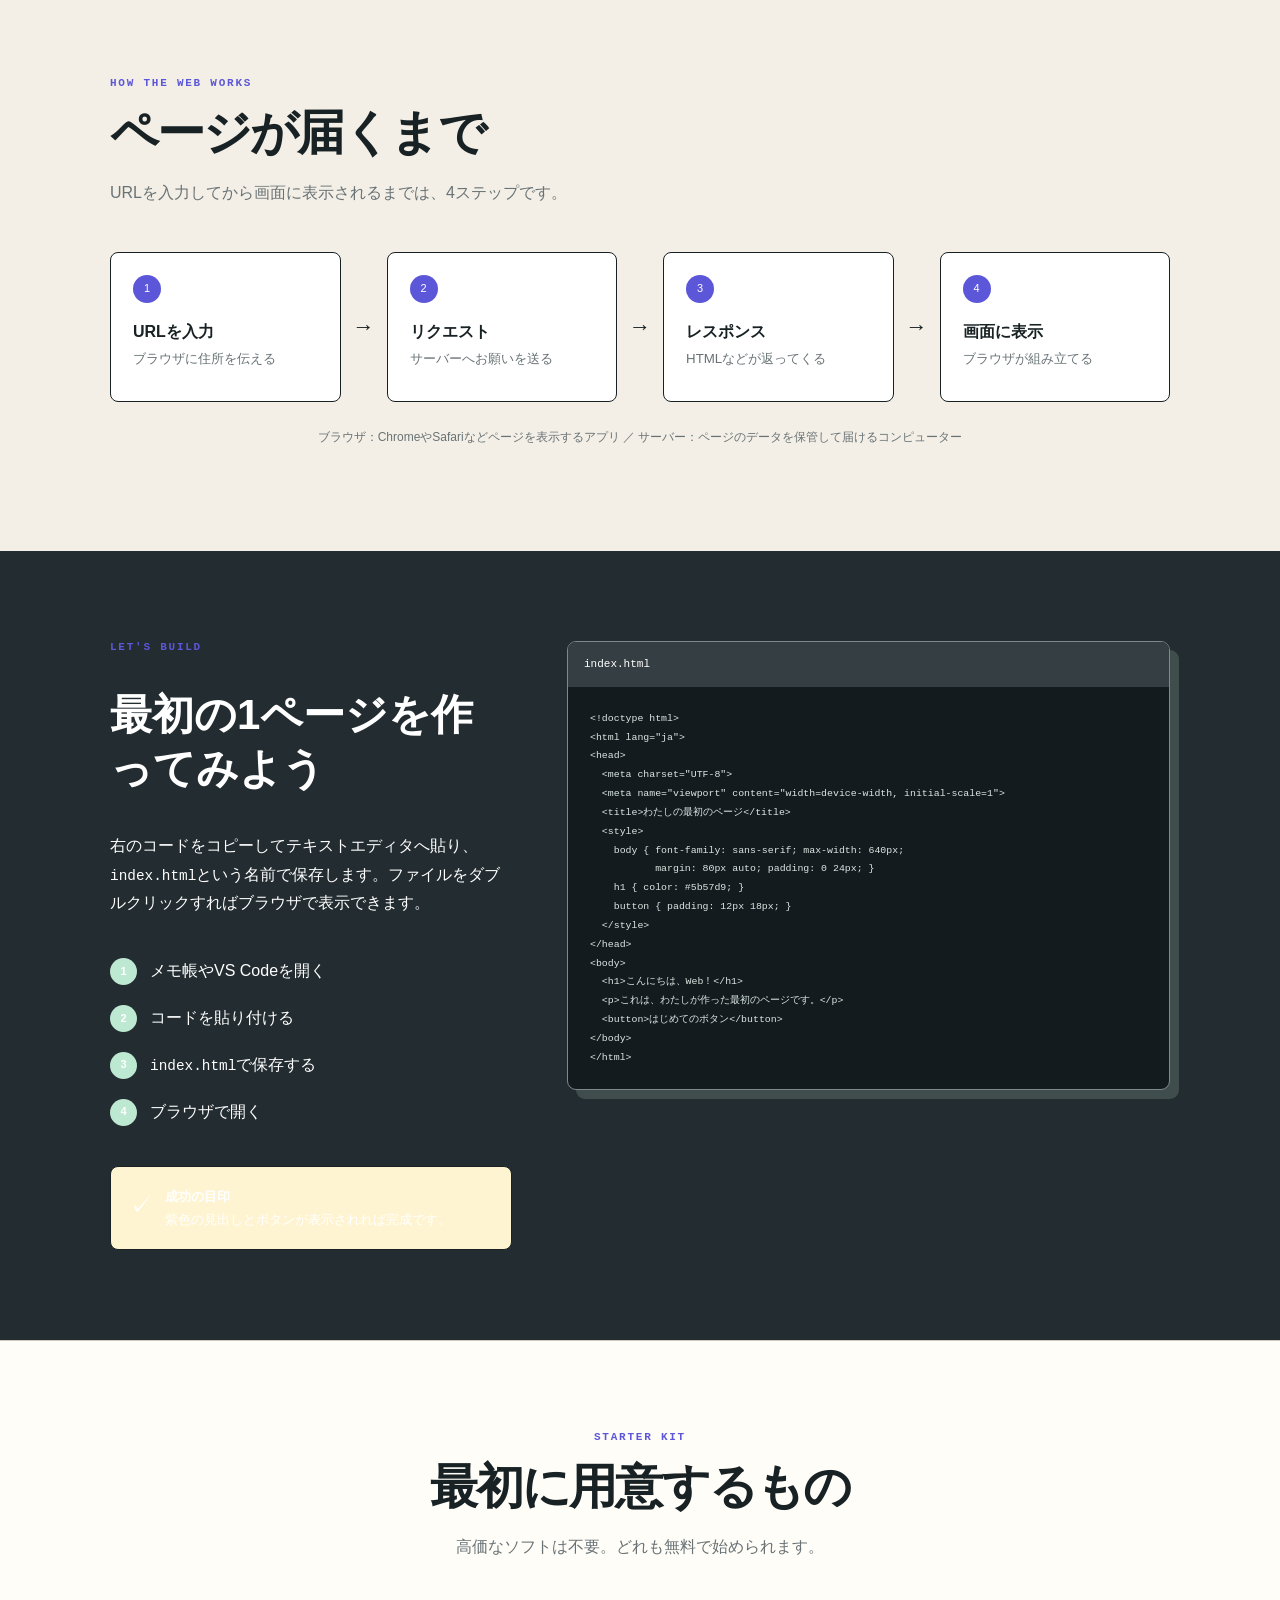
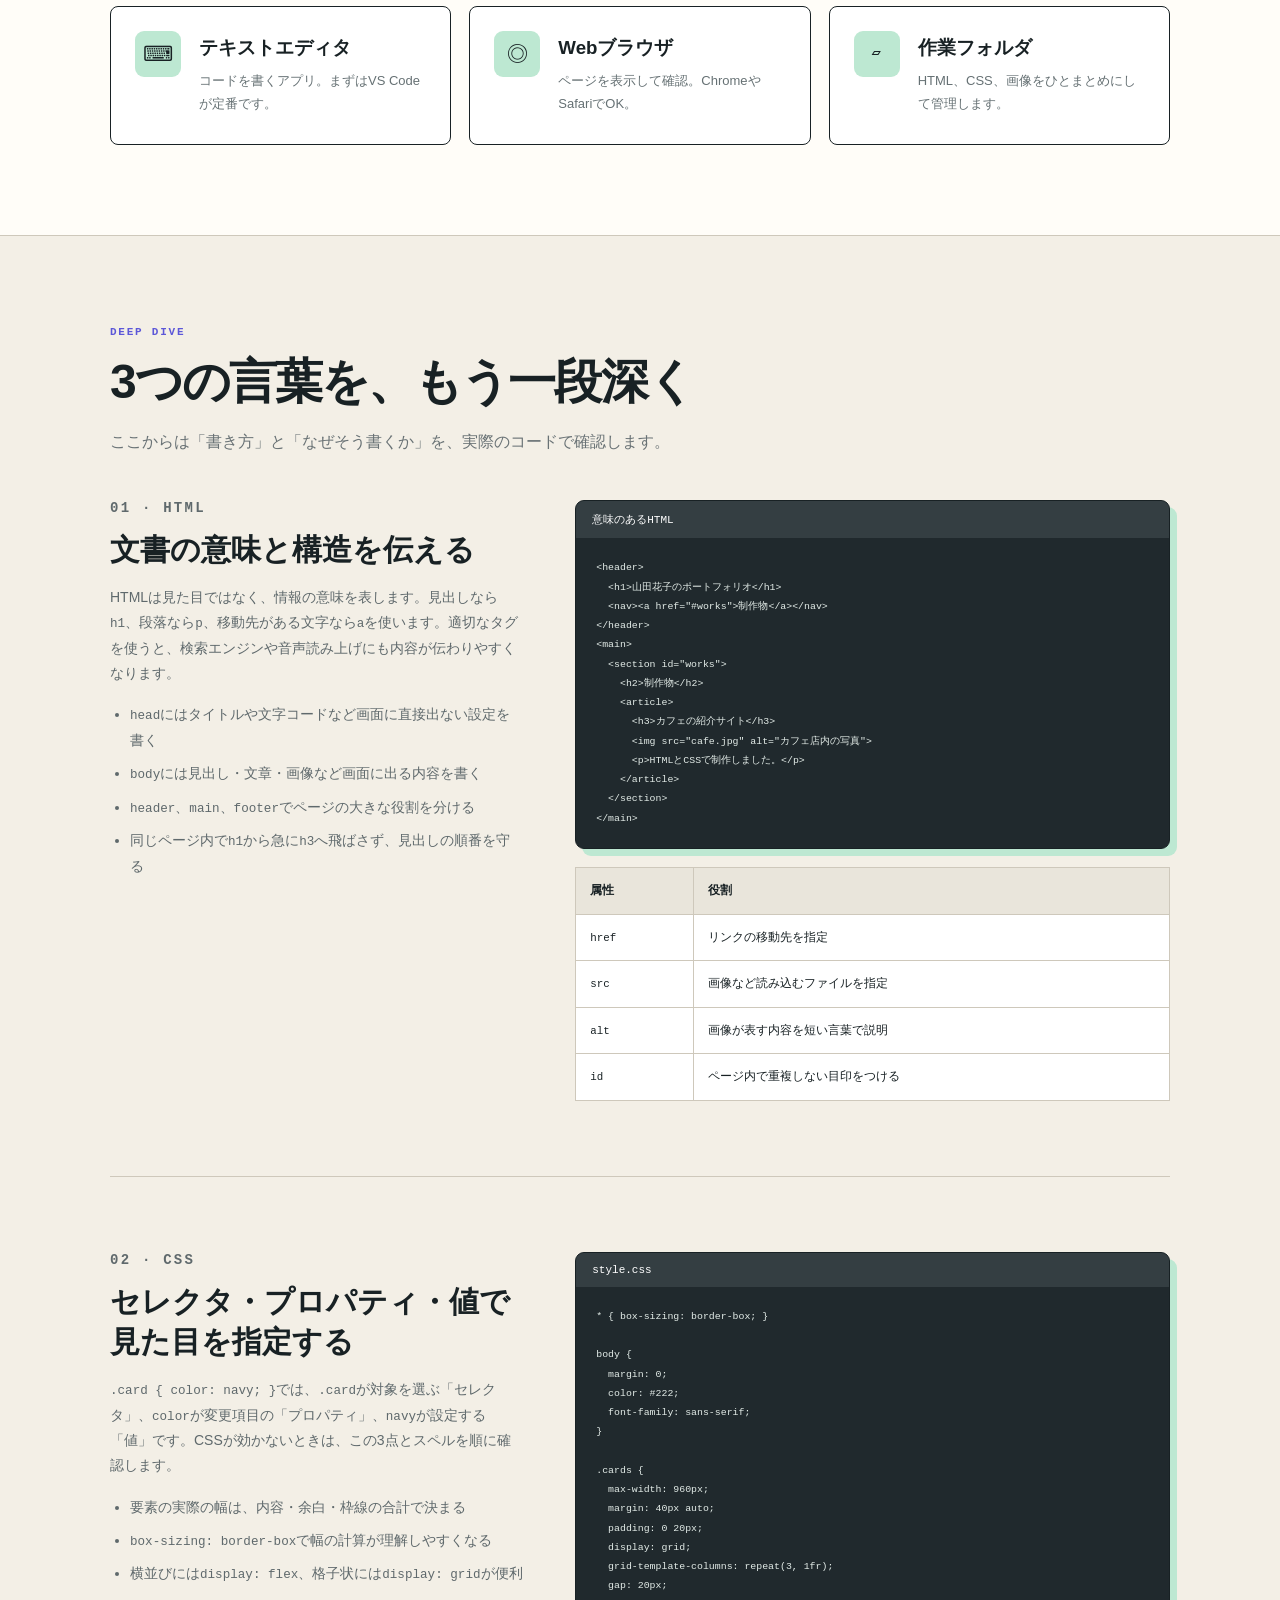
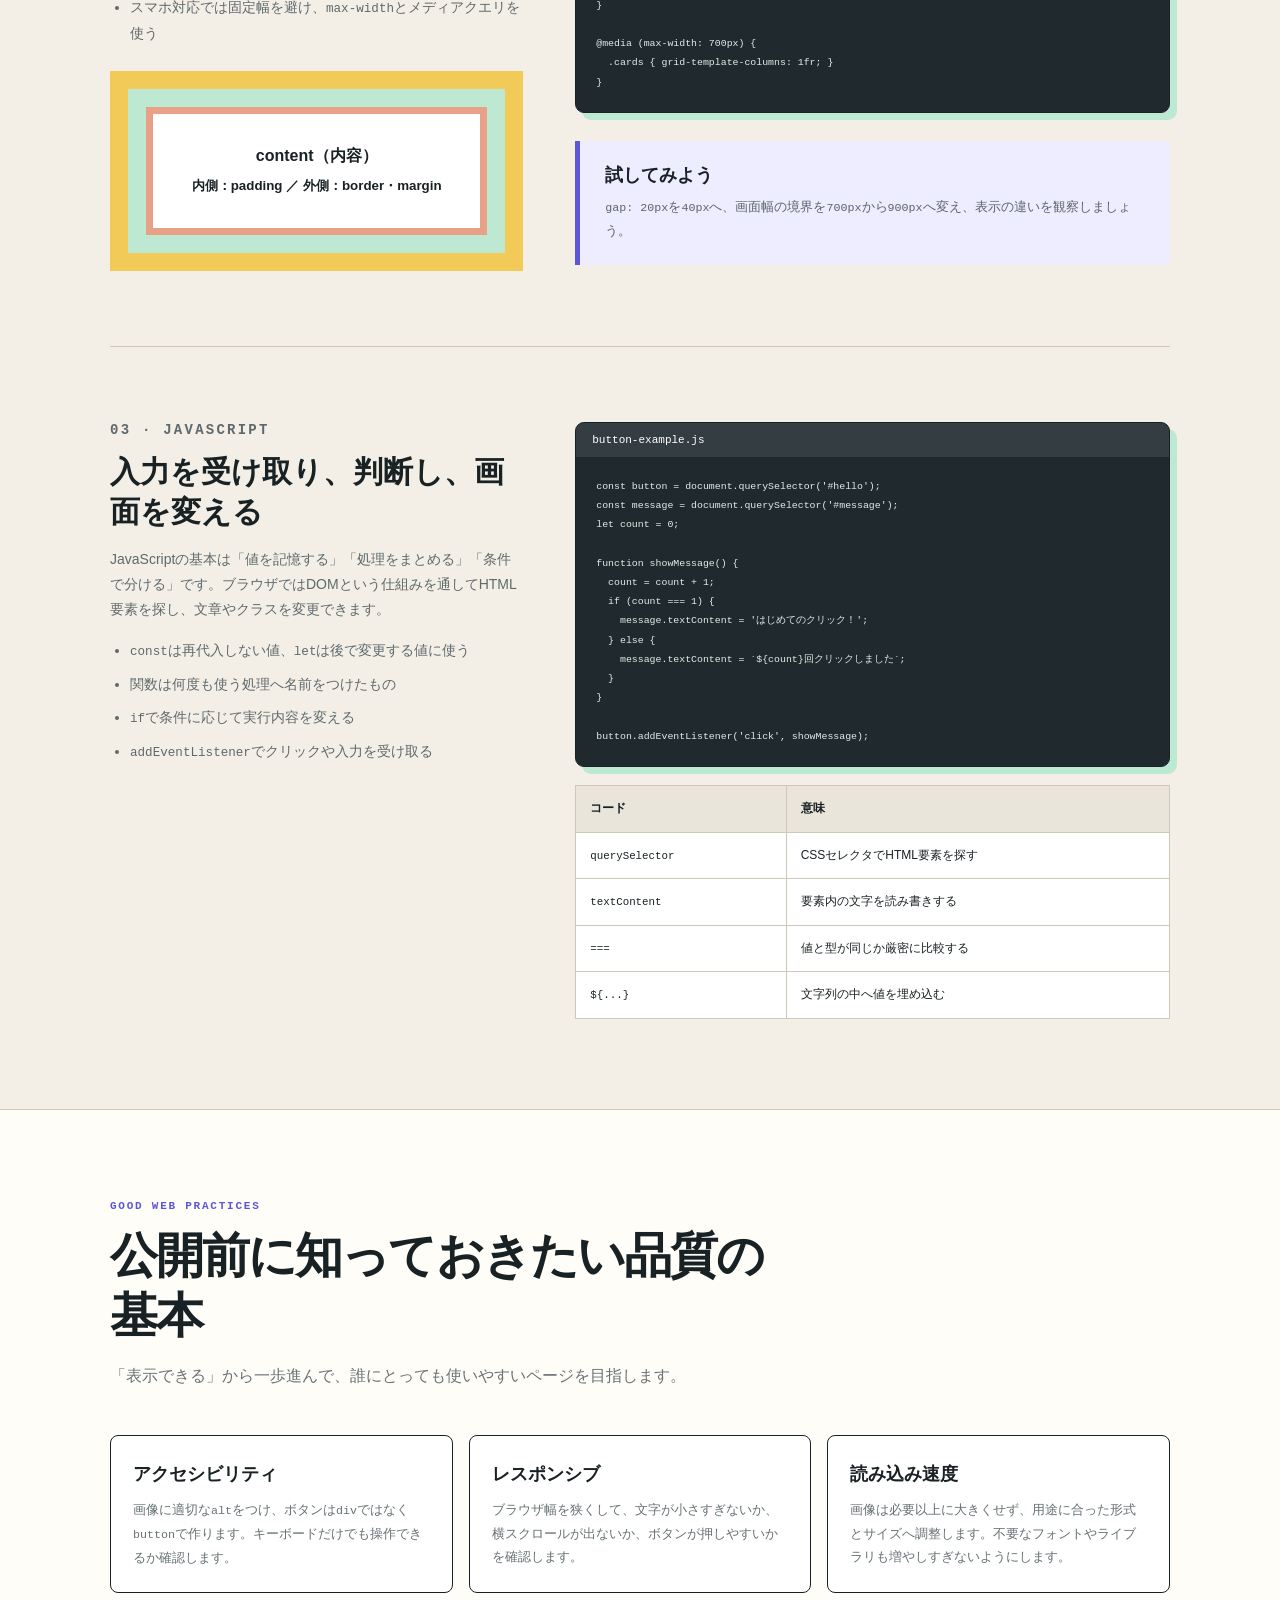
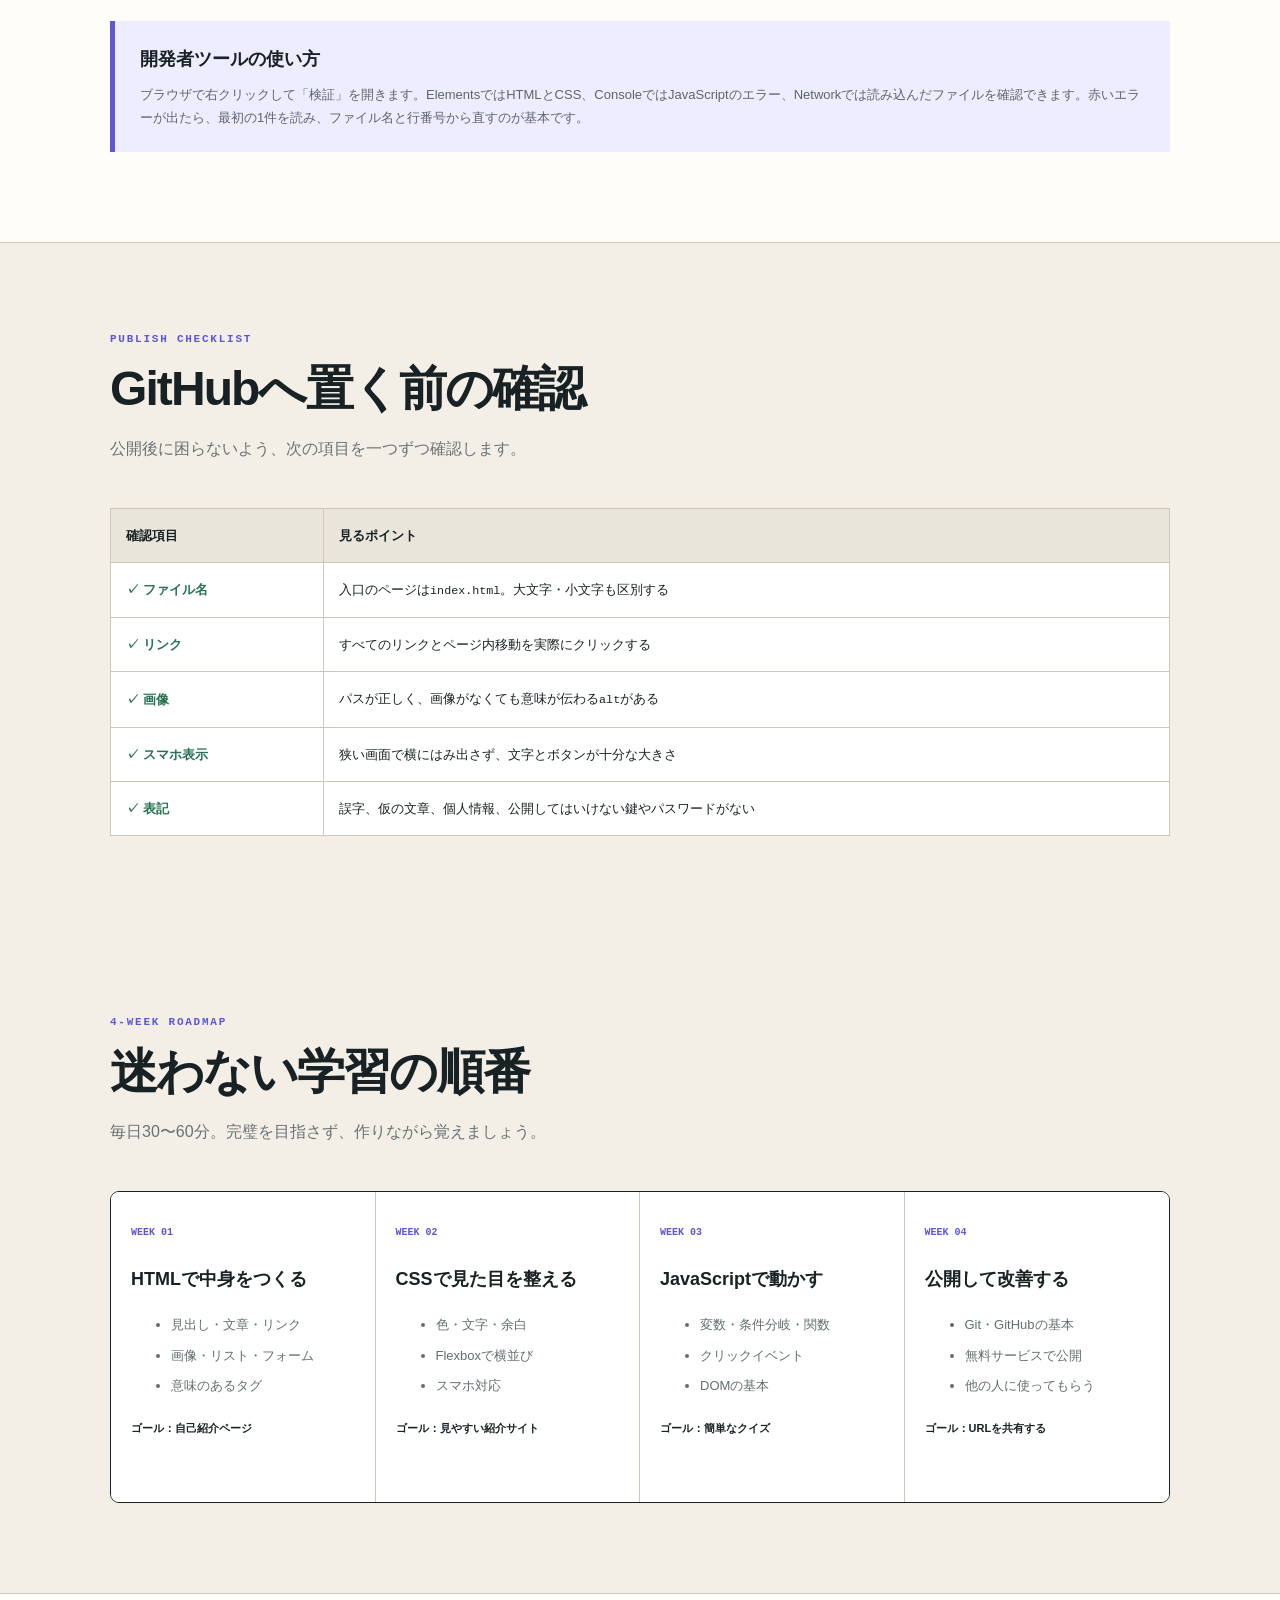
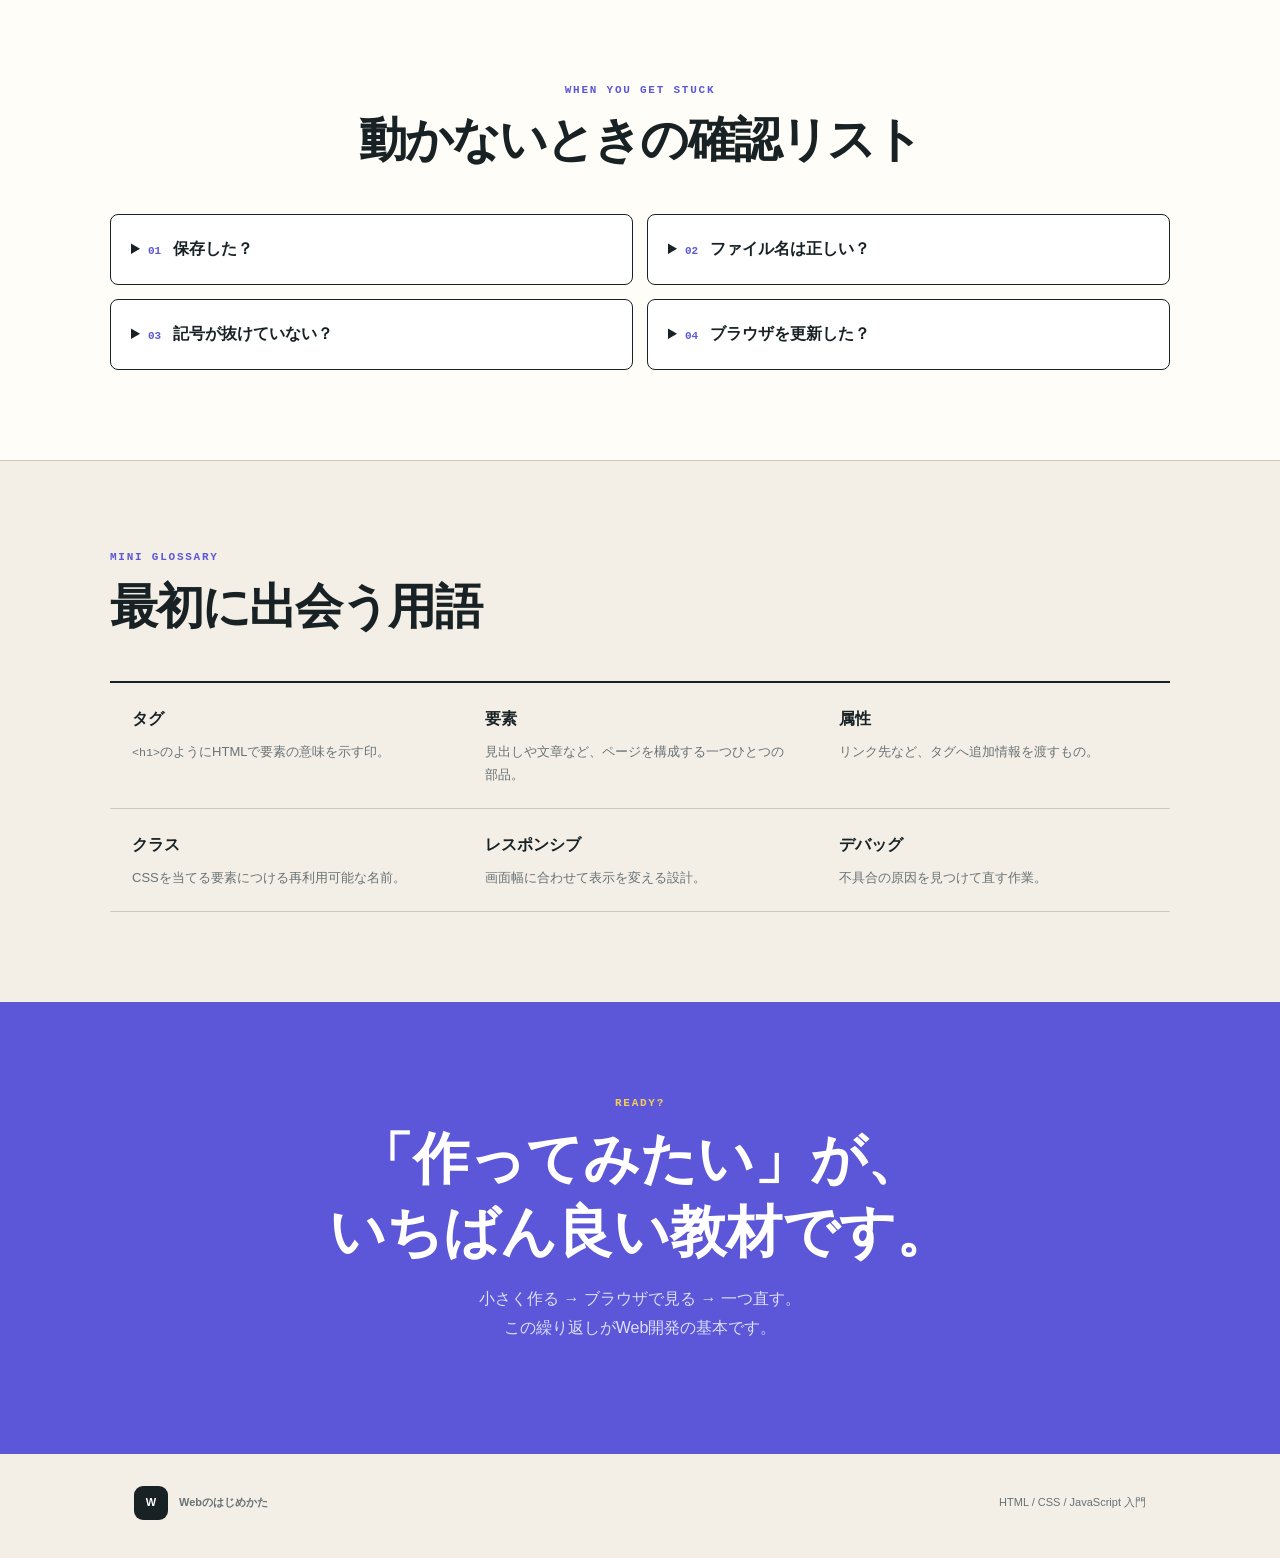
<file: web-basics.html>
<!doctype html>
<html lang="ja">
<head>
  <meta charset="utf-8">
  <meta name="viewport" content="width=device-width, initial-scale=1">
  <title>はじめてのWeb開発入門</title>
  <meta name="description" content="HTML・CSS・JavaScriptの役割から最初のWebページ作成まで学べる初心者向けHTML教材">
  <style>
    :root{--ink:#182124;--paper:#f3efe6;--white:#fffdf8;--purple:#5c57d8;--mint:#bde8d2;--yellow:#f5ce5a;--coral:#ff8164;--line:#cec8bb}
    *{box-sizing:border-box}html{scroll-behavior:smooth}body{margin:0;background:var(--paper);color:var(--ink);font-family:-apple-system,BlinkMacSystemFont,"Segoe UI","Hiragino Kaku Gothic ProN","Yu Gothic",sans-serif;line-height:1.8}a{color:inherit;text-decoration:none}code,pre{font-family:ui-monospace,SFMono-Regular,Menlo,Consolas,monospace}code{font-size:.9em}header{max-width:1120px;height:72px;margin:auto;padding:0 24px;display:flex;align-items:center;justify-content:space-between}.brand{display:flex;align-items:center;gap:11px;font-weight:800}.mark{width:34px;height:34px;display:grid;place-items:center;border-radius:9px;background:var(--ink);color:#fff}nav{display:flex;gap:25px;font-size:12px;font-weight:700}nav a:hover{color:var(--purple)}
    .hero{max-width:1120px;min-height:590px;margin:auto;padding:75px 24px 95px;display:grid;grid-template-columns:1.05fr .95fr;gap:72px;align-items:center}.eyebrow{margin:0 0 14px;color:var(--purple);font:800 11px ui-monospace,monospace;letter-spacing:.16em}.hero h1{margin:0;font-size:clamp(46px,6vw,74px);line-height:1.1;letter-spacing:-.055em}.hero h1 span{color:var(--purple);position:relative}.hero h1 span:after{content:"";position:absolute;z-index:-1;left:0;right:0;bottom:-2px;height:7px;background:var(--yellow);transform:rotate(-1deg)}.lead{margin:27px 0 30px;color:#586265}.button{display:inline-flex;align-items:center;gap:18px;padding:15px 20px;border-radius:6px;background:var(--ink);color:#fff;font-size:13px;font-weight:800;box-shadow:5px 5px 0 var(--mint)}.note{margin-top:20px;color:#6a7376;font-size:12px}
    .browser{overflow:hidden;border:2px solid var(--ink);border-radius:10px;background:#fff;box-shadow:10px 10px 0 var(--ink);transform:rotate(1deg)}.bar{height:48px;padding:0 16px;display:flex;align-items:center;gap:8px;background:#e7e2d8;border-bottom:1px solid var(--ink)}.bar i{width:10px;height:10px;border-radius:50%;background:var(--coral)}.bar i:nth-child(2){background:var(--yellow)}.bar i:nth-child(3){background:var(--mint)}.address{margin-left:8px;flex:1;padding:5px 10px;border:1px solid #bbb5aa;border-radius:4px;background:#fff;font:10px ui-monospace,monospace}.code-preview{padding:25px;background:#20292d;color:#e4ece9;font:12px/1.9 ui-monospace,monospace}.code-preview p{margin:0}.code-preview b{display:inline-block;width:28px;color:#7f8a8e}.blue{color:#8edfe2}.pink{color:#ff9aaa}.green{color:#b9e4a1}.preview{padding:25px;text-align:center}.preview small{display:block;color:#7c8588;font:9px ui-monospace,monospace}.preview strong{display:block;margin-top:15px;color:var(--purple);font-size:28px}
    section.block{padding:90px 24px}.white{background:var(--white);border-block:1px solid var(--line)}.dark{background:#232c30;color:#fff}.shell{max-width:1060px;margin:auto}.heading{max-width:680px;margin:0 auto 44px;text-align:center}.heading.left{margin-left:0;text-align:left}.heading h2{margin:0 0 10px;font-size:clamp(30px,4vw,48px);line-height:1.25;letter-spacing:-.04em}.heading>p:last-child{color:#697275}.dark .heading>p:last-child{color:#bdc5c7}
    .three{display:grid;grid-template-columns:repeat(3,1fr);gap:20px}.card{min-height:335px;padding:28px;border:2px solid var(--ink);border-radius:10px;box-shadow:5px 5px 0 var(--ink)}.card.html{background:#ffe9e1}.card.css{background:#e9e7ff}.card.js{background:#fff3c7}.round{width:55px;height:55px;display:grid;place-items:center;border:2px solid var(--ink);border-radius:50%;background:#fff;font-weight:900}.tag{margin:27px 0 7px;color:var(--purple);font:800 10px ui-monospace,monospace;letter-spacing:.14em}.card h3{margin:0 0 12px;font-size:30px}.card p{color:#566164;font-size:14px}.card code{display:block;margin-top:20px;padding:9px;background:rgba(255,255,255,.72);border-radius:5px;white-space:nowrap}.memory{max-width:820px;margin:43px auto 0;padding:22px 25px;border:1.5px solid var(--ink);border-radius:8px;background:#fff}.memory strong{color:var(--purple)}
    .flow{list-style:none;margin:0;padding:0;display:grid;grid-template-columns:1fr auto 1fr auto 1fr auto 1fr;gap:12px;align-items:center}.flow li:not(.arrow){min-height:150px;padding:22px;border:1.5px solid var(--ink);border-radius:8px;background:#fff}.flow li>span{width:28px;height:28px;display:grid;place-items:center;border-radius:50%;background:var(--purple);color:#fff;font-size:11px}.flow b,.flow small{display:block}.flow b{margin-top:15px}.flow small{color:#687275}.arrow{font-size:22px}.flow-note{margin-top:25px;color:#687275;font-size:12px;text-align:center}
    .practice{display:grid;grid-template-columns:.8fr 1.2fr;gap:55px;align-items:start}.practice h2{font-size:42px;line-height:1.3}.checks{list-style:none;margin:30px 0;padding:0}.checks li{display:flex;gap:13px;align-items:center;padding:9px 0}.checks b{width:27px;height:27px;display:grid;place-items:center;border-radius:50%;background:var(--mint);font-size:11px}.success{display:flex;gap:13px;padding:18px;border:1.5px solid var(--ink);border-radius:8px;background:#fff4d1}.success span{font-size:23px}.success p{margin:0;font-size:13px}.editor{overflow:hidden;border:1.5px solid #7e898c;border-radius:9px;background:#131b1e;box-shadow:9px 9px 0 rgba(189,232,210,.18)}.editor-head{height:45px;padding:0 16px;display:flex;align-items:center;background:#353e42;color:#fff;font:11px ui-monospace,monospace}.editor pre{margin:0;padding:22px;overflow:auto;color:#dce7e3;font-size:11px;line-height:1.7;tab-size:2}
    .tools{display:grid;grid-template-columns:repeat(3,1fr);gap:18px}.tool{display:flex;gap:18px;padding:24px;border:1.5px solid var(--ink);border-radius:8px;background:#fff}.tool-icon{width:46px;height:46px;flex:0 0 auto;display:grid;place-items:center;border-radius:9px;background:var(--mint);font-size:21px}.tool h3{margin:0}.tool p{margin:4px 0;color:#667174;font-size:13px}
    .weeks{display:grid;grid-template-columns:repeat(4,1fr);border:1.5px solid var(--ink);border-radius:9px;overflow:hidden}.weeks article{min-height:310px;padding:24px 20px;background:#fff;border-right:1px solid var(--line)}.weeks article:last-child{border:0}.weeks span{color:var(--purple);font:800 10px ui-monospace,monospace}.weeks h3{font-size:18px}.weeks li{margin:7px 0;color:#626d70;font-size:13px}.weeks em{font-style:normal;font-size:11px;font-weight:700}
    .trouble{display:grid;grid-template-columns:1fr 1fr;gap:14px}.trouble details{padding:20px;border:1.5px solid var(--ink);border-radius:8px;background:#fff}.trouble summary{cursor:pointer;font-weight:800}.trouble summary span{margin-right:12px;color:var(--purple);font:800 11px ui-monospace,monospace}.trouble p{margin:12px 0 0;color:#657073;font-size:13px}.glossary{display:grid;grid-template-columns:repeat(3,1fr);margin:0;border-top:2px solid var(--ink)}.glossary div{padding:22px;border-bottom:1px solid var(--line)}.glossary dt{font-weight:800}.glossary dd{margin:6px 0 0;color:#697275;font-size:13px}.final{padding:95px 24px;text-align:center;background:var(--purple);color:#fff}.final .eyebrow{color:var(--yellow)}.final h2{margin:0;font-size:clamp(34px,5vw,56px);line-height:1.3}.final p{color:#dedfff}footer{max-width:1060px;margin:auto;padding:32px 24px;display:flex;justify-content:space-between;align-items:center;font-size:11px;color:#687174}
    @media(max-width:820px){nav{display:none}.hero,.practice{grid-template-columns:1fr}.three,.tools{grid-template-columns:1fr}.three{max-width:560px;margin:auto}.flow{grid-template-columns:1fr}.arrow{transform:rotate(90deg);text-align:center}.weeks{grid-template-columns:1fr 1fr}.weeks article:nth-child(2){border-right:0}.glossary{grid-template-columns:1fr 1fr}}
    @media(max-width:520px){header{height:62px}.hero{padding:55px 18px 75px}.hero h1{font-size:43px}section.block{padding:72px 18px}.weeks,.trouble,.glossary{grid-template-columns:1fr}.weeks article{border-right:0;border-bottom:1px solid var(--line)}footer{flex-direction:column;gap:12px;text-align:center}}
    .chapter{display:grid;grid-template-columns:.82fr 1.18fr;gap:52px;align-items:start}.chapter+.chapter{margin-top:75px;padding-top:75px;border-top:1px solid var(--line)}.chapter h3{margin:4px 0 14px;font-size:30px;line-height:1.35}.chapter p,.chapter li{color:#5f696c;font-size:14px}.points{padding-left:20px}.points li{margin:8px 0}.sample{overflow:hidden;border:1.5px solid var(--ink);border-radius:9px;background:#20292d;box-shadow:7px 7px 0 var(--mint)}.sample .label{padding:11px 16px;background:#343e42;color:#fff;font:11px ui-monospace,monospace}.sample pre{margin:0;padding:20px;overflow:auto;color:#e3ece8;font-size:11px;line-height:1.75}.explain{margin-top:18px;border-collapse:collapse;width:100%;background:#fff}.explain th,.explain td{padding:12px 14px;border:1px solid var(--line);text-align:left;font-size:12px}.explain th{background:#e9e5db}.concepts{display:grid;grid-template-columns:repeat(3,1fr);gap:16px}.concept{padding:22px;border:1.5px solid var(--ink);border-radius:8px;background:#fff}.concept h3{margin:0 0 8px;font-size:18px}.concept p{margin:0;color:#667174;font-size:13px}.box-model{margin-top:25px;padding:25px;border:18px solid #f2ca58;background:#e8a086;box-shadow:inset 0 0 0 18px #bde8d2;text-align:center}.box-model strong{display:block;padding:28px;background:#fff}.exercise{margin-top:28px;padding:22px 25px;border-left:5px solid var(--purple);background:#eeecff}.exercise h3{margin:0 0 8px;font-size:18px}.exercise p{margin:0;color:#5c6669;font-size:13px}.check-table{width:100%;border-collapse:collapse;background:#fff}.check-table th,.check-table td{padding:15px;border:1px solid var(--line);text-align:left;font-size:13px}.check-table th{background:#e9e5db}.yes{color:#267251;font-weight:800}
    @media(max-width:820px){.chapter{grid-template-columns:1fr}.concepts{grid-template-columns:1fr}}
  </style>
</head>
<body>
  <header><a class="brand" href="#top"><span class="mark">W</span><span>Webのはじめかた</span></a><nav><a href="#basics">3つの基本</a><a href="#practice">ミニ制作</a><a href="#roadmap">ロードマップ</a><a href="#glossary">用語集</a></nav></header>
  <main>
    <section class="hero" id="top"><div><p class="eyebrow">はじめてのWeb開発</p><h1>Webページは、<br><span>3つの言葉</span>でできている。</h1><p class="lead">HTMLで骨組みをつくり、CSSで見た目を整え、JavaScriptで動きを加える。まずは全体像をつかんで、小さなページを作るところまで進みましょう。</p><a class="button" href="#basics">10分で基本をつかむ ↓</a><p class="note">専門知識ゼロでOK · パソコン1台から始められます</p></div><div class="browser" aria-label="Webページを構成するコードの例"><div class="bar"><i></i><i></i><i></i><div class="address">my-first-page.html</div></div><div class="code-preview"><p><b>01</b> <span class="blue">&lt;h1&gt;</span>こんにちは！<span class="blue">&lt;/h1&gt;</span></p><p><b>02</b> <span class="pink">h1</span> { <span class="green">color</span>: #5955d9; }</p><p><b>03</b> console.log("できた！");</p></div><div class="preview"><small>PREVIEW</small><strong>こんにちは！</strong></div></div></section>
    <section class="block white" id="basics"><div class="shell"><div class="heading"><p class="eyebrow">THE BIG THREE</p><h2>まず覚える、3つの基本</h2><p>難しい名前に見えても、役割はとてもシンプルです。</p></div><div class="three"><article class="card html"><span class="round">&lt;/&gt;</span><p class="tag">STRUCTURE</p><h3>HTML</h3><p>見出し、文章、画像など、ページの「中身と骨組み」をつくります。</p><code>&lt;h1&gt;こんにちは！&lt;/h1&gt;</code></article><article class="card css"><span class="round">#</span><p class="tag">STYLE</p><h3>CSS</h3><p>色、余白、文字サイズなど、ページの「見た目」を整えます。</p><code>h1 { color: blue; }</code></article><article class="card js"><span class="round">JS</span><p class="tag">ACTION</p><h3>JavaScript</h3><p>クリックへの反応など、ページに「動きと機能」を加えます。</p><code>alert('こんにちは！');</code></article></div><p class="memory"><strong>家づくりに例えると：</strong> HTMLは柱や壁、CSSは色やインテリア、JavaScriptは照明や自動ドアです。</p></div></section>
    <section class="block"><div class="shell"><div class="heading left"><p class="eyebrow">HOW THE WEB WORKS</p><h2>ページが届くまで</h2><p>URLを入力してから画面に表示されるまでは、4ステップです。</p></div><ol class="flow"><li><span>1</span><b>URLを入力</b><small>ブラウザに住所を伝える</small></li><li class="arrow">→</li><li><span>2</span><b>リクエスト</b><small>サーバーへお願いを送る</small></li><li class="arrow">→</li><li><span>3</span><b>レスポンス</b><small>HTMLなどが返ってくる</small></li><li class="arrow">→</li><li><span>4</span><b>画面に表示</b><small>ブラウザが組み立てる</small></li></ol><p class="flow-note">ブラウザ：ChromeやSafariなどページを表示するアプリ ／ サーバー：ページのデータを保管して届けるコンピューター</p></div></section>
    <section class="block dark" id="practice"><div class="shell practice"><div><p class="eyebrow">LET'S BUILD</p><h2>最初の1ページを作ってみよう</h2><p>右のコードをコピーしてテキストエディタへ貼り、<code>index.html</code>という名前で保存します。ファイルをダブルクリックすればブラウザで表示できます。</p><ol class="checks"><li><b>1</b><span>メモ帳やVS Codeを開く</span></li><li><b>2</b><span>コードを貼り付ける</span></li><li><b>3</b><span><code>index.html</code>で保存する</span></li><li><b>4</b><span>ブラウザで開く</span></li></ol><div class="success"><span>✓</span><p><strong>成功の目印</strong><br>紫色の見出しとボタンが表示されれば完成です。</p></div></div><div class="editor"><div class="editor-head">index.html</div><pre><code>&lt;!doctype html&gt;
&lt;html lang="ja"&gt;
&lt;head&gt;
  &lt;meta charset="UTF-8"&gt;
  &lt;meta name="viewport" content="width=device-width, initial-scale=1"&gt;
  &lt;title&gt;わたしの最初のページ&lt;/title&gt;
  &lt;style&gt;
    body { font-family: sans-serif; max-width: 640px;
           margin: 80px auto; padding: 0 24px; }
    h1 { color: #5b57d9; }
    button { padding: 12px 18px; }
  &lt;/style&gt;
&lt;/head&gt;
&lt;body&gt;
  &lt;h1&gt;こんにちは、Web！&lt;/h1&gt;
  &lt;p&gt;これは、わたしが作った最初のページです。&lt;/p&gt;
  &lt;button&gt;はじめてのボタン&lt;/button&gt;
&lt;/body&gt;
&lt;/html&gt;</code></pre></div></div></section>
    <section class="block white"><div class="shell"><div class="heading"><p class="eyebrow">STARTER KIT</p><h2>最初に用意するもの</h2><p>高価なソフトは不要。どれも無料で始められます。</p></div><div class="tools"><article class="tool"><span class="tool-icon">⌨</span><div><h3>テキストエディタ</h3><p>コードを書くアプリ。まずはVS Codeが定番です。</p></div></article><article class="tool"><span class="tool-icon">◎</span><div><h3>Webブラウザ</h3><p>ページを表示して確認。ChromeやSafariでOK。</p></div></article><article class="tool"><span class="tool-icon">▱</span><div><h3>作業フォルダ</h3><p>HTML、CSS、画像をひとまとめにして管理します。</p></div></article></div></div></section>
    <section class="block" id="deep-dive"><div class="shell"><div class="heading left"><p class="eyebrow">DEEP DIVE</p><h2>3つの言葉を、もう一段深く</h2><p>ここからは「書き方」と「なぜそう書くか」を、実際のコードで確認します。</p></div>
      <article class="chapter"><div><p class="eyebrow">01 · HTML</p><h3>文書の意味と構造を伝える</h3><p>HTMLは見た目ではなく、情報の意味を表します。見出しなら<code>h1</code>、段落なら<code>p</code>、移動先がある文字なら<code>a</code>を使います。適切なタグを使うと、検索エンジンや音声読み上げにも内容が伝わりやすくなります。</p><ul class="points"><li><code>head</code>にはタイトルや文字コードなど画面に直接出ない設定を書く</li><li><code>body</code>には見出し・文章・画像など画面に出る内容を書く</li><li><code>header</code>、<code>main</code>、<code>footer</code>でページの大きな役割を分ける</li><li>同じページ内で<code>h1</code>から急に<code>h3</code>へ飛ばさず、見出しの順番を守る</li></ul></div><div><div class="sample"><div class="label">意味のあるHTML</div><pre><code>&lt;header&gt;
  &lt;h1&gt;山田花子のポートフォリオ&lt;/h1&gt;
  &lt;nav&gt;&lt;a href="#works"&gt;制作物&lt;/a&gt;&lt;/nav&gt;
&lt;/header&gt;
&lt;main&gt;
  &lt;section id="works"&gt;
    &lt;h2&gt;制作物&lt;/h2&gt;
    &lt;article&gt;
      &lt;h3&gt;カフェの紹介サイト&lt;/h3&gt;
      &lt;img src="cafe.jpg" alt="カフェ店内の写真"&gt;
      &lt;p&gt;HTMLとCSSで制作しました。&lt;/p&gt;
    &lt;/article&gt;
  &lt;/section&gt;
&lt;/main&gt;</code></pre></div><table class="explain"><tr><th>属性</th><th>役割</th></tr><tr><td><code>href</code></td><td>リンクの移動先を指定</td></tr><tr><td><code>src</code></td><td>画像など読み込むファイルを指定</td></tr><tr><td><code>alt</code></td><td>画像が表す内容を短い言葉で説明</td></tr><tr><td><code>id</code></td><td>ページ内で重複しない目印をつける</td></tr></table></div></article>
      <article class="chapter"><div><p class="eyebrow">02 · CSS</p><h3>セレクタ・プロパティ・値で見た目を指定する</h3><p><code>.card { color: navy; }</code>では、<code>.card</code>が対象を選ぶ「セレクタ」、<code>color</code>が変更項目の「プロパティ」、<code>navy</code>が設定する「値」です。CSSが効かないときは、この3点とスペルを順に確認します。</p><ul class="points"><li>要素の実際の幅は、内容・余白・枠線の合計で決まる</li><li><code>box-sizing: border-box</code>で幅の計算が理解しやすくなる</li><li>横並びには<code>display: flex</code>、格子状には<code>display: grid</code>が便利</li><li>スマホ対応では固定幅を避け、<code>max-width</code>とメディアクエリを使う</li></ul><div class="box-model"><strong>content（内容）<br><small>内側：padding ／ 外側：border・margin</small></strong></div></div><div><div class="sample"><div class="label">style.css</div><pre><code>* { box-sizing: border-box; }

body {
  margin: 0;
  color: #222;
  font-family: sans-serif;
}

.cards {
  max-width: 960px;
  margin: 40px auto;
  padding: 0 20px;
  display: grid;
  grid-template-columns: repeat(3, 1fr);
  gap: 20px;
}

@media (max-width: 700px) {
  .cards { grid-template-columns: 1fr; }
}</code></pre></div><div class="exercise"><h3>試してみよう</h3><p><code>gap: 20px</code>を<code>40px</code>へ、画面幅の境界を<code>700px</code>から<code>900px</code>へ変え、表示の違いを観察しましょう。</p></div></div></article>
      <article class="chapter"><div><p class="eyebrow">03 · JAVASCRIPT</p><h3>入力を受け取り、判断し、画面を変える</h3><p>JavaScriptの基本は「値を記憶する」「処理をまとめる」「条件で分ける」です。ブラウザではDOMという仕組みを通してHTML要素を探し、文章やクラスを変更できます。</p><ul class="points"><li><code>const</code>は再代入しない値、<code>let</code>は後で変更する値に使う</li><li>関数は何度も使う処理へ名前をつけたもの</li><li><code>if</code>で条件に応じて実行内容を変える</li><li><code>addEventListener</code>でクリックや入力を受け取る</li></ul></div><div><div class="sample"><div class="label">button-example.js</div><pre><code>const button = document.querySelector('#hello');
const message = document.querySelector('#message');
let count = 0;

function showMessage() {
  count = count + 1;
  if (count === 1) {
    message.textContent = 'はじめてのクリック！';
  } else {
    message.textContent = `${count}回クリックしました`;
  }
}

button.addEventListener('click', showMessage);</code></pre></div><table class="explain"><tr><th>コード</th><th>意味</th></tr><tr><td><code>querySelector</code></td><td>CSSセレクタでHTML要素を探す</td></tr><tr><td><code>textContent</code></td><td>要素内の文字を読み書きする</td></tr><tr><td><code>===</code></td><td>値と型が同じか厳密に比較する</td></tr><tr><td><code>${...}</code></td><td>文字列の中へ値を埋め込む</td></tr></table></div></article>
    </div></section>
    <section class="block white"><div class="shell"><div class="heading left"><p class="eyebrow">GOOD WEB PRACTICES</p><h2>公開前に知っておきたい品質の基本</h2><p>「表示できる」から一歩進んで、誰にとっても使いやすいページを目指します。</p></div><div class="concepts"><article class="concept"><h3>アクセシビリティ</h3><p>画像に適切な<code>alt</code>をつけ、ボタンは<code>div</code>ではなく<code>button</code>で作ります。キーボードだけでも操作できるか確認します。</p></article><article class="concept"><h3>レスポンシブ</h3><p>ブラウザ幅を狭くして、文字が小さすぎないか、横スクロールが出ないか、ボタンが押しやすいかを確認します。</p></article><article class="concept"><h3>読み込み速度</h3><p>画像は必要以上に大きくせず、用途に合った形式とサイズへ調整します。不要なフォントやライブラリも増やしすぎないようにします。</p></article></div><div class="exercise"><h3>開発者ツールの使い方</h3><p>ブラウザで右クリックして「検証」を開きます。ElementsではHTMLとCSS、ConsoleではJavaScriptのエラー、Networkでは読み込んだファイルを確認できます。赤いエラーが出たら、最初の1件を読み、ファイル名と行番号から直すのが基本です。</p></div></div></section>
    <section class="block"><div class="shell"><div class="heading left"><p class="eyebrow">PUBLISH CHECKLIST</p><h2>GitHubへ置く前の確認</h2><p>公開後に困らないよう、次の項目を一つずつ確認します。</p></div><table class="check-table"><tr><th>確認項目</th><th>見るポイント</th></tr><tr><td class="yes">✓ ファイル名</td><td>入口のページは<code>index.html</code>。大文字・小文字も区別する</td></tr><tr><td class="yes">✓ リンク</td><td>すべてのリンクとページ内移動を実際にクリックする</td></tr><tr><td class="yes">✓ 画像</td><td>パスが正しく、画像がなくても意味が伝わる<code>alt</code>がある</td></tr><tr><td class="yes">✓ スマホ表示</td><td>狭い画面で横にはみ出さず、文字とボタンが十分な大きさ</td></tr><tr><td class="yes">✓ 表記</td><td>誤字、仮の文章、個人情報、公開してはいけない鍵やパスワードがない</td></tr></table></div></section>
    <section class="block" id="roadmap"><div class="shell"><div class="heading left"><p class="eyebrow">4-WEEK ROADMAP</p><h2>迷わない学習の順番</h2><p>毎日30〜60分。完璧を目指さず、作りながら覚えましょう。</p></div><div class="weeks"><article><span>WEEK 01</span><h3>HTMLで中身をつくる</h3><ul><li>見出し・文章・リンク</li><li>画像・リスト・フォーム</li><li>意味のあるタグ</li></ul><em>ゴール：自己紹介ページ</em></article><article><span>WEEK 02</span><h3>CSSで見た目を整える</h3><ul><li>色・文字・余白</li><li>Flexboxで横並び</li><li>スマホ対応</li></ul><em>ゴール：見やすい紹介サイト</em></article><article><span>WEEK 03</span><h3>JavaScriptで動かす</h3><ul><li>変数・条件分岐・関数</li><li>クリックイベント</li><li>DOMの基本</li></ul><em>ゴール：簡単なクイズ</em></article><article><span>WEEK 04</span><h3>公開して改善する</h3><ul><li>Git・GitHubの基本</li><li>無料サービスで公開</li><li>他の人に使ってもらう</li></ul><em>ゴール：URLを共有する</em></article></div></div></section>
    <section class="block white"><div class="shell"><div class="heading"><p class="eyebrow">WHEN YOU GET STUCK</p><h2>動かないときの確認リスト</h2></div><div class="trouble"><details><summary><span>01</span>保存した？</summary><p>変更後はまず保存。エディタのタブに丸印があれば未保存の合図です。</p></details><details><summary><span>02</span>ファイル名は正しい？</summary><p><code>index.html.txt</code>ではなく<code>index.html</code>か確認します。</p></details><details><summary><span>03</span>記号が抜けていない？</summary><p>閉じタグ、かっこ、引用符が左右そろっているか確認します。</p></details><details><summary><span>04</span>ブラウザを更新した？</summary><p>保存後は再読み込みボタンを押して最新の表示にします。</p></details></div></div></section>
    <section class="block" id="glossary"><div class="shell"><div class="heading left"><p class="eyebrow">MINI GLOSSARY</p><h2>最初に出会う用語</h2></div><dl class="glossary"><div><dt>タグ</dt><dd><code>&lt;h1&gt;</code>のようにHTMLで要素の意味を示す印。</dd></div><div><dt>要素</dt><dd>見出しや文章など、ページを構成する一つひとつの部品。</dd></div><div><dt>属性</dt><dd>リンク先など、タグへ追加情報を渡すもの。</dd></div><div><dt>クラス</dt><dd>CSSを当てる要素につける再利用可能な名前。</dd></div><div><dt>レスポンシブ</dt><dd>画面幅に合わせて表示を変える設計。</dd></div><div><dt>デバッグ</dt><dd>不具合の原因を見つけて直す作業。</dd></div></dl></div></section>
    <section class="final"><p class="eyebrow">READY?</p><h2>「作ってみたい」が、<br>いちばん良い教材です。</h2><p>小さく作る → ブラウザで見る → 一つ直す。<br>この繰り返しがWeb開発の基本です。</p></section>
  </main>
  <footer><a class="brand" href="#top"><span class="mark">W</span><span>Webのはじめかた</span></a><span>HTML / CSS / JavaScript 入門</span></footer>
</body>
</html>
</file>
